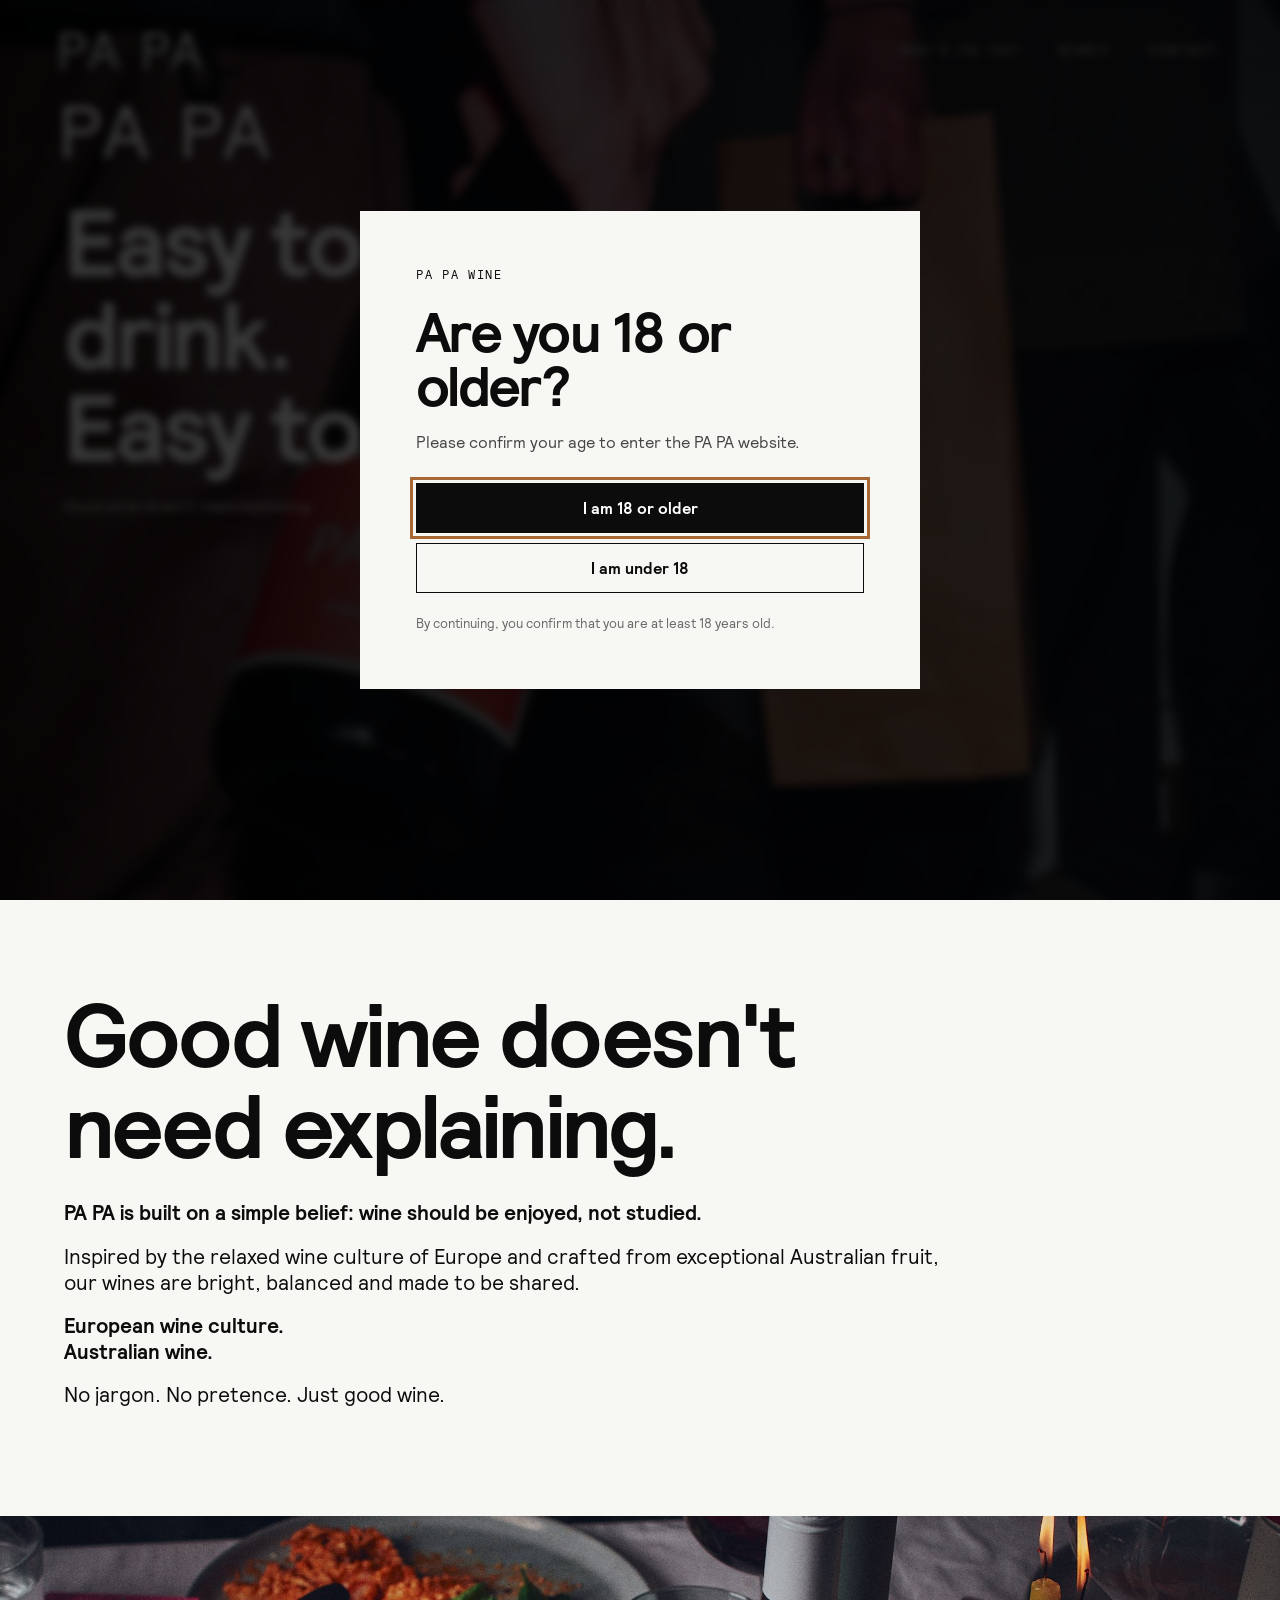
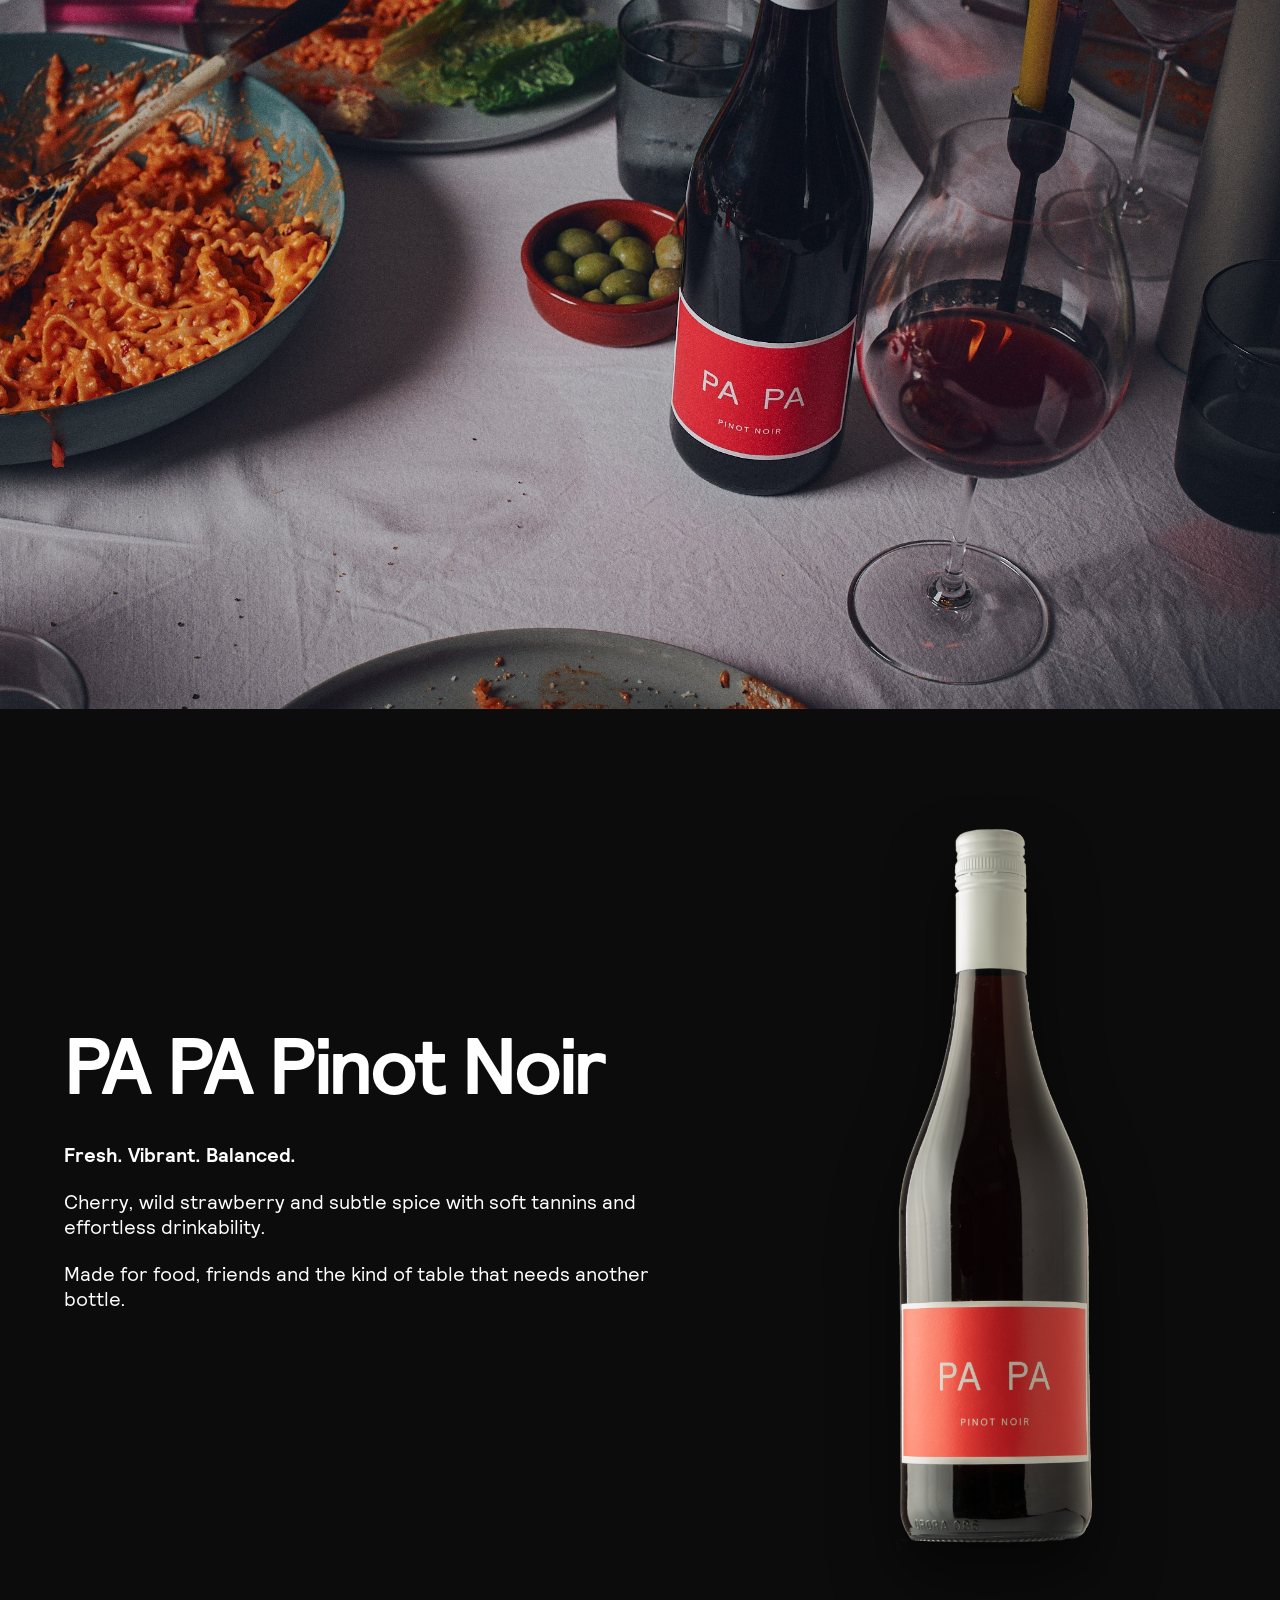
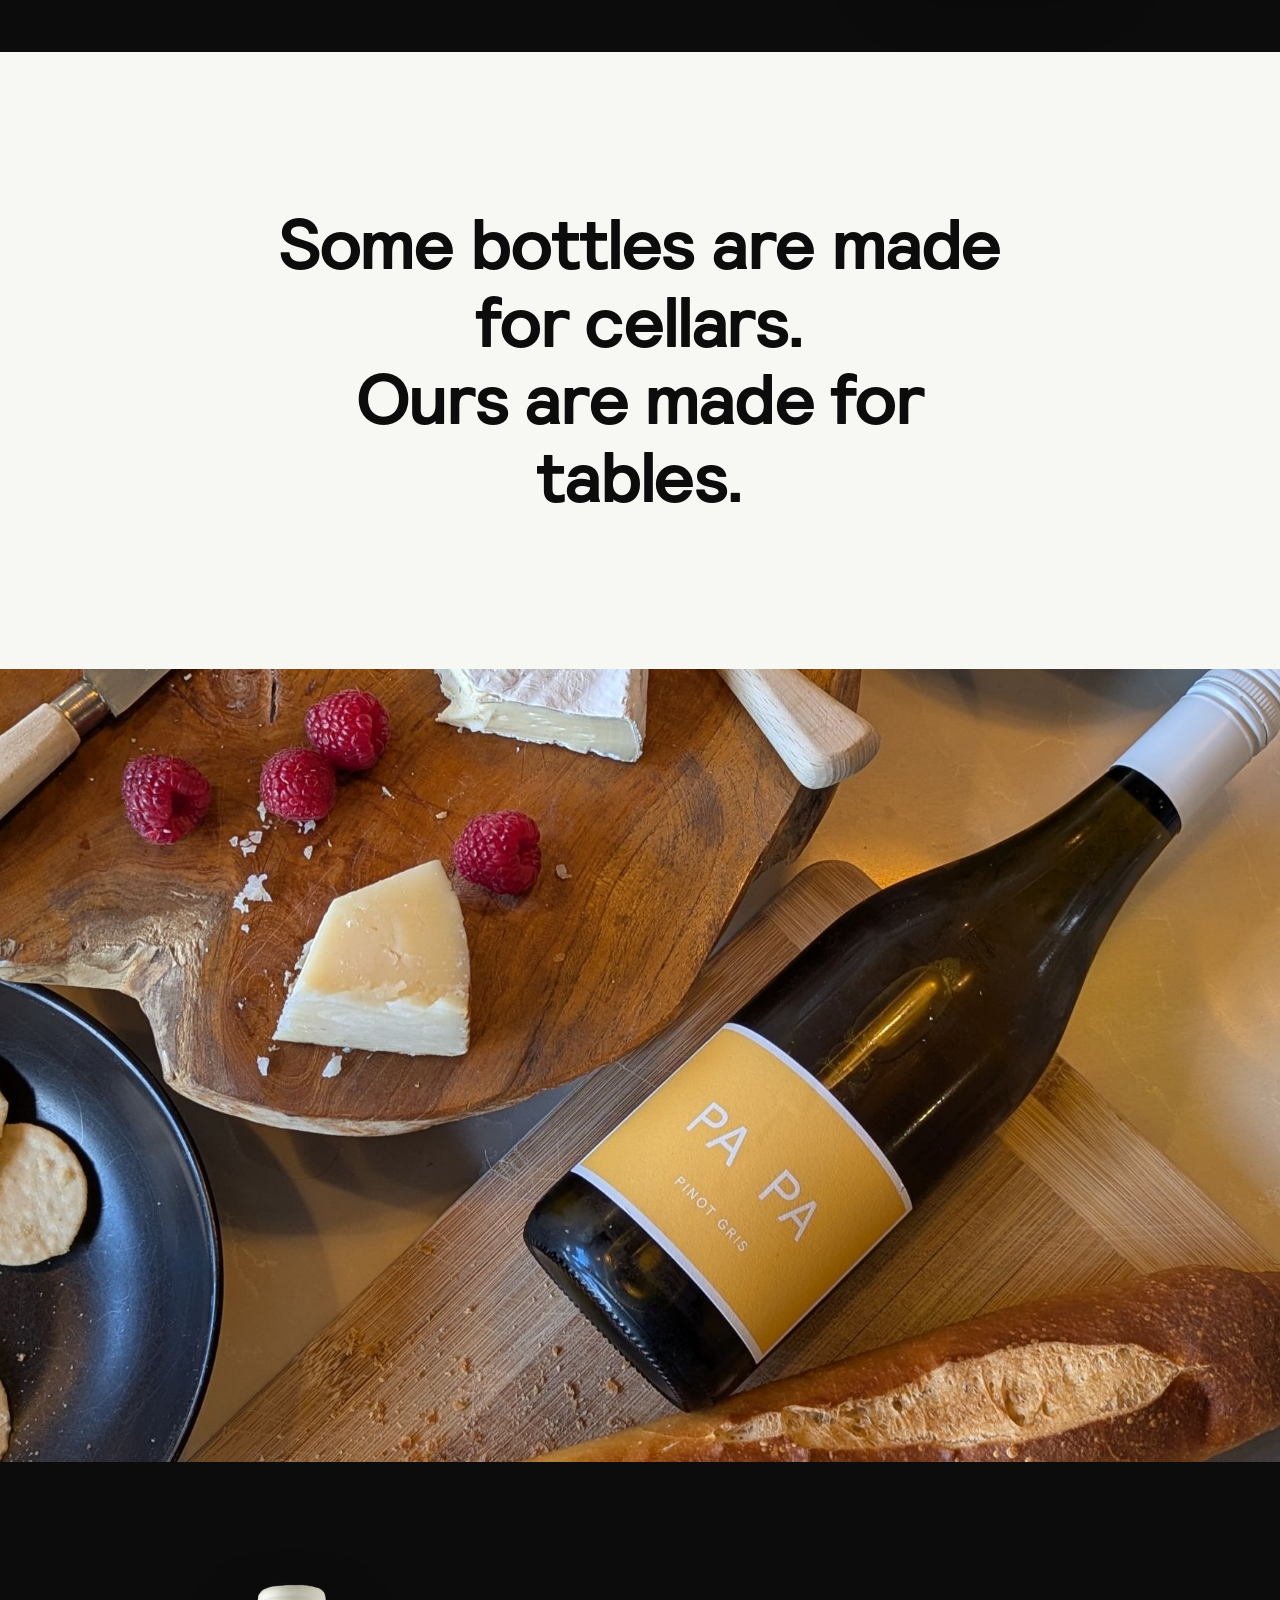
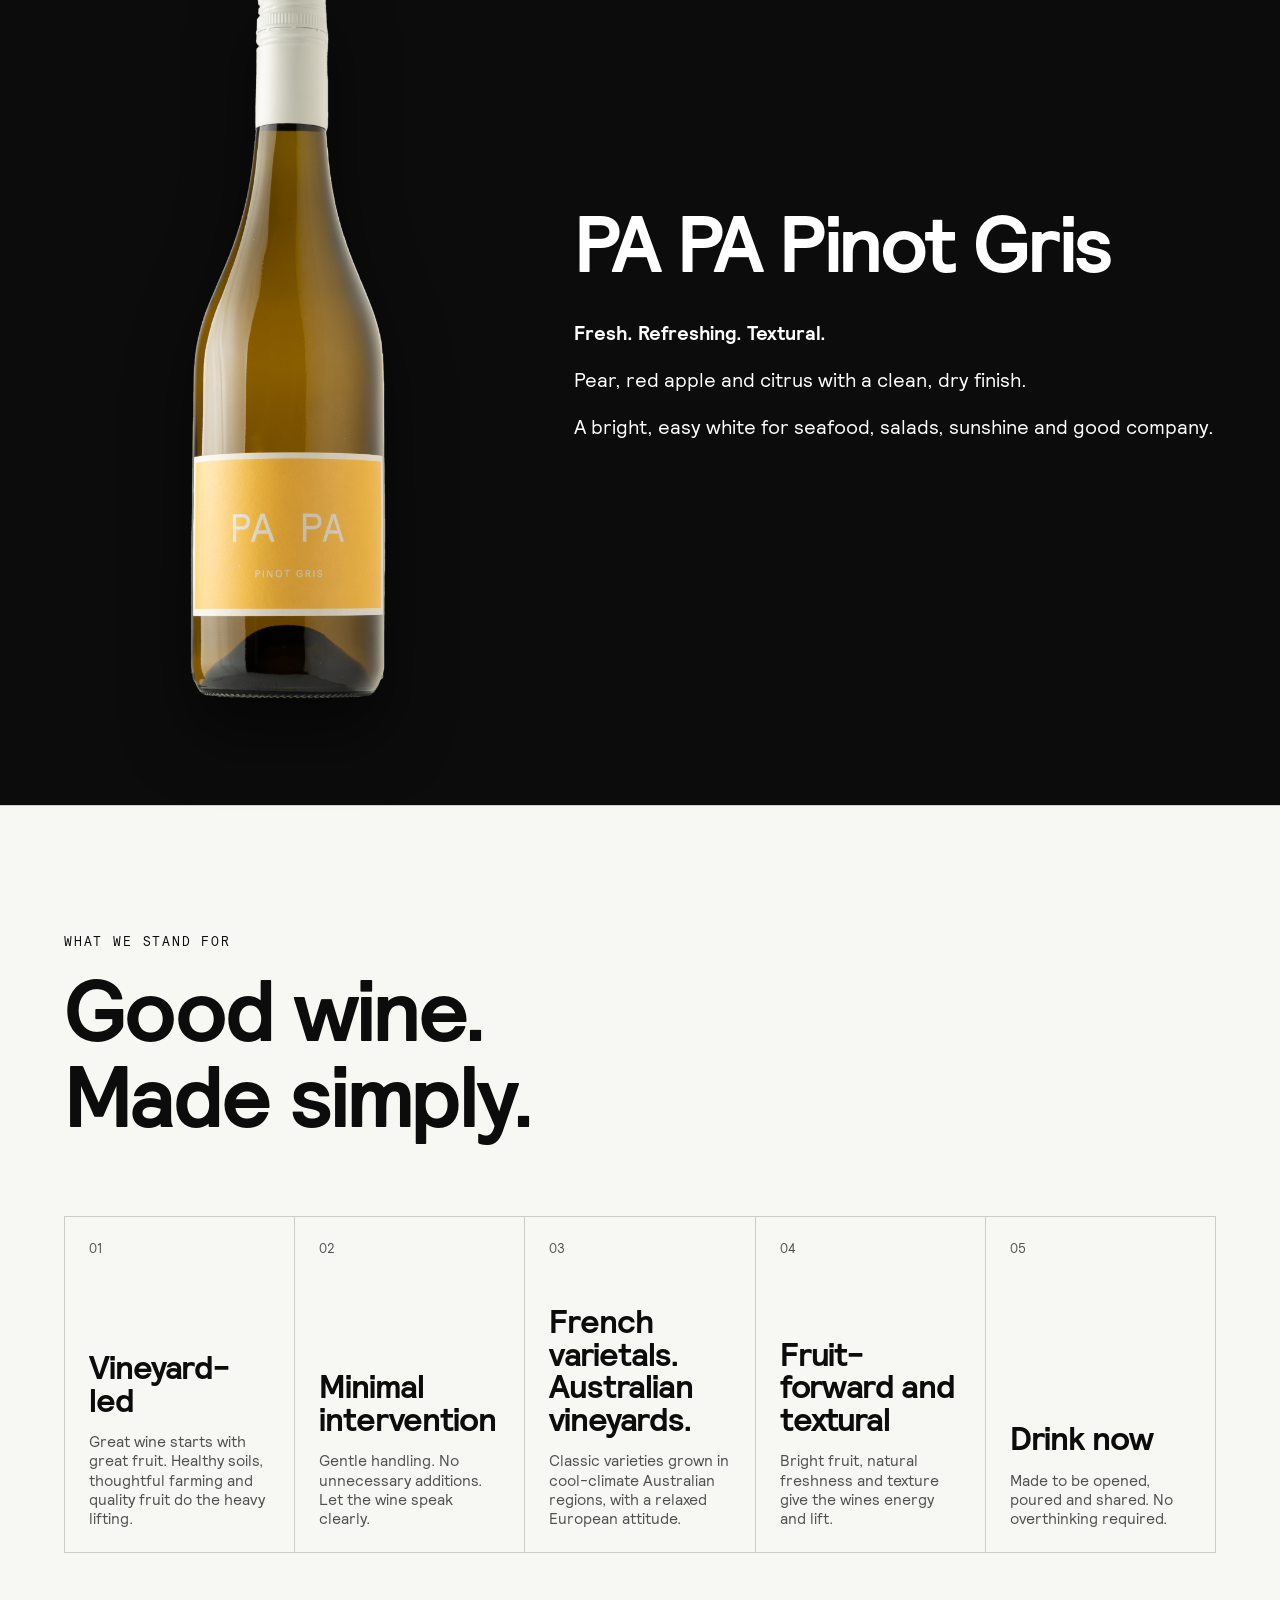
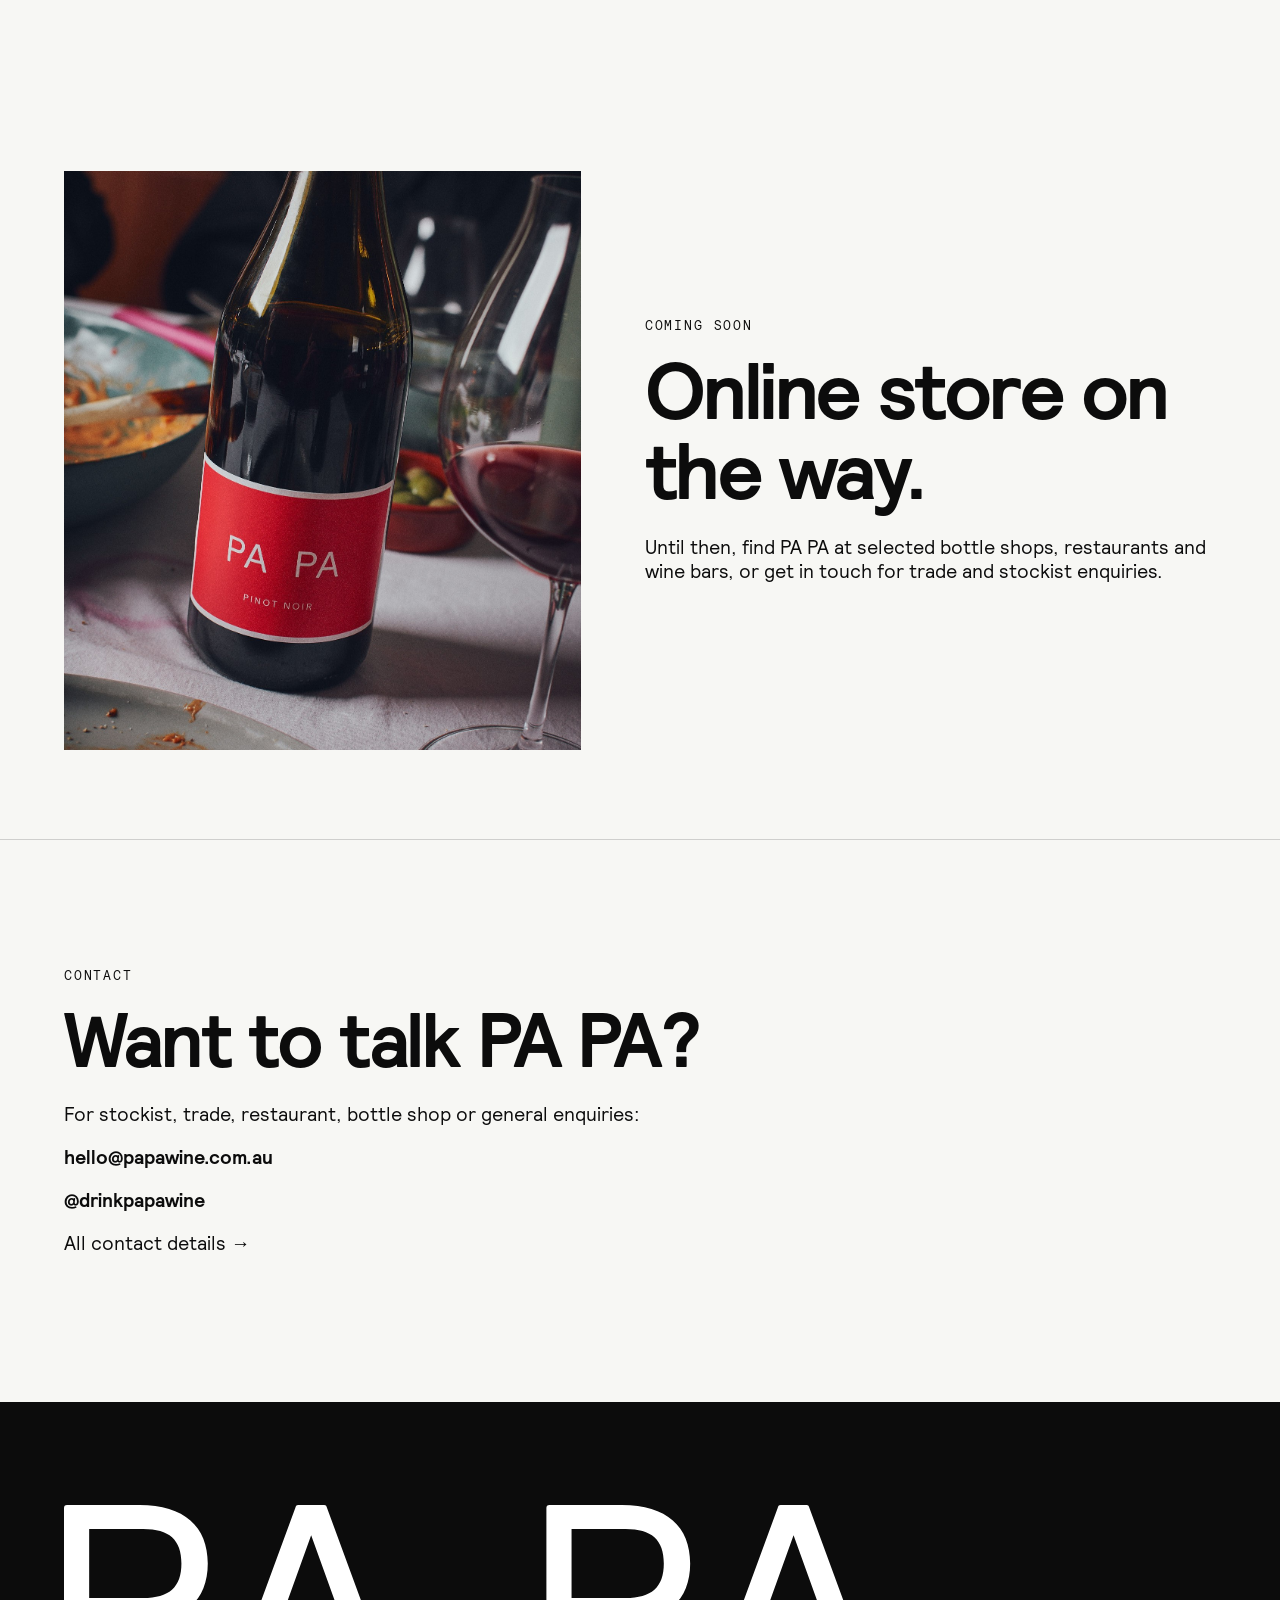
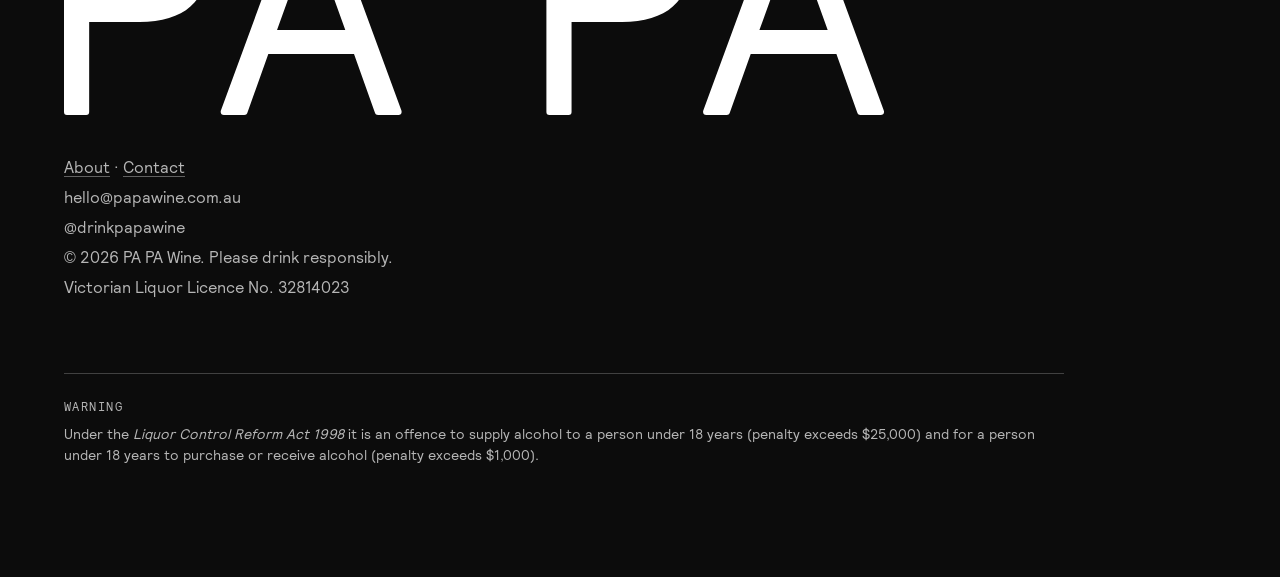
<file: index.html>
<!DOCTYPE html>

<html lang="en">
<head>
<meta charset="utf-8"/>
<meta content="width=device-width, initial-scale=1" name="viewport"/>
<title>PA PA Wine | Easy to drink. Easy to love.</title>
<meta content="PA PA makes fresh Australian Pinot Noir and Pinot Gris. Good wine doesn't need explaining." name="description"/>
<meta content="PA PA Wine" property="og:title"/>
<meta content="Easy to drink. Easy to love. Good wine doesn't need explaining." property="og:description"/>
<meta content="website" property="og:type"/>
<meta content="assets/hero-paperbag.jpg" property="og:image"/>
<link href="https://papawine.com.au/" rel="canonical"/>
<link href="styles.css" rel="stylesheet"/>
<link href="/favicon.ico" rel="icon" sizes="any"/>
<link href="/favicon.svg" rel="icon" type="image/svg+xml"/>
<link href="/apple-touch-icon.png" rel="apple-touch-icon"/>

  <!-- Google tag (gtag.js) -->
<script async src="https://www.googletagmanager.com/gtag/js?id=G-9BSJK80RD5"></script>
<script>
  window.dataLayer = window.dataLayer || [];
  function gtag(){dataLayer.push(arguments);}
  gtag('js', new Date());
  gtag('config', 'G-9BSJK80RD5');
</script>  

  <!-- Meta Pixel Code -->
  <script>
  !function(f,b,e,v,n,t,s)
  {if(f.fbq)return;n=f.fbq=function(){n.callMethod?
  n.callMethod.apply(n,arguments):n.queue.push(arguments)};
  if(!f._fbq)f._fbq=n;n.push=n;n.loaded=!0;n.version='2.0';
  n.queue=[];t=b.createElement(e);t.async=!0;
  t.src=v;s=b.getElementsByTagName(e)[0];
  s.parentNode.insertBefore(t,s)}(window, document,'script',
  'https://connect.facebook.net/en_US/fbevents.js');
  fbq('init', '2200737453671794');
  fbq('track', 'PageView');
  </script>
  <!-- End Meta Pixel Code -->
  
</head>

<body>
    <noscript>
    <img
      height="1"
      width="1"
      style="display:none"
      src="https://www.facebook.com/tr?id=2200737453671794&ev=PageView&noscript=1"
      alt=""
    />
  </noscript>
<header class="site-nav">
<a aria-label="PA PA home" class="site-nav-logo" href="/">
<img alt="PA PA" src="assets/papa-wordmark.svg"/>
</a>
<button aria-expanded="false" aria-label="Open menu" class="menu-button">Menu</button>
<nav aria-label="Main navigation" class="site-nav-links">
<a href="/whos-papa">Who’s PA PA?</a>
<a href="/wines">Wines</a>
<a href="#contact">Contact</a>
</nav>
</header>
<main id="top">
<section class="hero">
<div class="hero-shade"></div>
<div class="hero-copy">
<img alt="PA PA" class="hero-logo" src="assets/papa-wordmark.svg"/>
<h1>Easy to<br/>drink.<br/>Easy to love.</h1>
<p>Good wine doesn't need explaining.</p>
</div>
</section>
<section class="about-section" id="about">
<div class="copy-block">
<h2>Good wine doesn't<br/>need explaining.</h2>
<p><strong>PA PA is built on a simple belief: wine should be enjoyed, not studied.</strong></p>
<p>Inspired by the relaxed wine culture of Europe and crafted from exceptional Australian fruit, our wines are bright, balanced and made to be shared.</p>
<p><strong>European wine culture.<br/>Australian wine.</strong></p>
<p>No jargon. No pretence. Just good wine.</p>
</div>
</section>
<section class="photo-section photo-pasta">
<img alt="PA PA Pinot Noir on a table with pasta, olives and wine" src="assets/pasta-table.jpg"/>
</section>
<section class="wine-section wine-noir" id="wines">
<div class="wine-copy">
<h2>PA PA Pinot Noir</h2>
<p><strong>Fresh. Vibrant. Balanced.</strong></p>
<p>Cherry, wild strawberry and subtle spice with soft tannins and effortless drinkability.</p>
<p>Made for food, friends and the kind of table that needs another bottle.</p>
</div>
<div class="wine-bottle">
<img alt="PA PA Pinot Noir bottle" src="assets/pinot-noir.png"/>
</div>
</section>
<section class="quote-section">
<h2>Some bottles are made<br/>for cellars.<br/>Ours are made for<br/>tables.</h2>
</section>
<section class="photo-section photo-cheese">
<img alt="PA PA Pinot Gris with cheese, bread and snacks" src="assets/cheese-gris.jpg"/>
</section>
<section class="wine-section wine-gris">
<div class="wine-bottle">
<img alt="PA PA Pinot Gris bottle" src="assets/pinot-gris.png"/>
</div>
<div class="wine-copy">
<h2>PA PA Pinot Gris</h2>
<p><strong>Fresh. Refreshing. Textural.</strong></p>
<p>Pear, red apple and citrus with a clean, dry finish.</p>
<p>A bright, easy white for seafood, salads, sunshine and good company.</p>
</div>
</section>
<section class="principles-section">
<div class="principles-intro">
<p class="kicker">What we stand for</p>
<h2>Good wine.<br/>Made simply.</h2>
</div>
<div class="principles-grid">
<article>
<span>01</span>
<h3>Vineyard-led</h3>
<p>Great wine starts with great fruit. Healthy soils, thoughtful farming and quality fruit do the heavy lifting.</p>
</article>
<article>
<span>02</span>
<h3>Minimal intervention</h3>
<p>Gentle handling. No unnecessary additions. Let the wine speak clearly.</p>
</article>
<article>
<span>03</span>
<h3>French varietals. Australian vineyards.</h3>
<p>Classic varieties grown in cool-climate Australian regions, with a relaxed European attitude.</p>
</article>
<article>
<span>04</span>
<h3>Fruit-forward and textural</h3>
<p>Bright fruit, natural freshness and texture give the wines energy and lift.</p>
</article>
<article>
<span>05</span>
<h3>Drink now</h3>
<p>Made to be opened, poured and shared. No overthinking required.</p>
</article>
</div>
</section>
<section class="coming-section">
<img alt="PA PA bottles with olives and tomatoes" src="assets/coming-soon.jpg"/>
<div>
<p class="kicker">Coming soon</p>
<h2>Online store on<br/>the way.</h2>
<p>Until then, find PA PA at selected bottle shops, restaurants and wine bars, or get in touch for trade and stockist enquiries.</p>
</div>
</section>
<section class="contact-section" id="contact">
<p class="kicker">Contact</p>
<h2>Want to talk PA PA?</h2>
<p>For stockist, trade, restaurant, bottle shop or general enquiries:</p>
<p class="contact-detail">hello@papawine.com.au</p>
<p class="contact-detail">@drinkpapawine</p>
<p><a href="/contact">All contact details →</a></p>
</section>
</main>
<footer class="footer">
<img alt="PA PA" src="assets/papa-wordmark.svg"/>

<p class="footer-links">
<a href="/about">About</a> ·
<a href="/contact">Contact</a>
</p>

<p>
<a href="mailto:hello@papawine.com.au">hello@papawine.com.au</a>
</p>

<p>
<a href="https://instagram.com/drinkpapawine" target="_blank">@drinkpapawine</a>
</p>

<p>© 2026 PA PA Wine. Please drink responsibly.</p>


<p class="liquor-licence">Victorian Liquor Licence No. 32814023</p>
<div class="liquor-warning" role="note">
  <p class="liquor-warning-label"><strong>Warning</strong></p>
  <p>Under the <em>Liquor Control Reform Act 1998</em> it is an offence to supply alcohol to a person under 18 years (penalty exceeds $25,000) and for a person under 18 years to purchase or receive alcohol (penalty exceeds $1,000).</p>
</div>
</footer>
<script src="script.js"></script>
</body>
</html>
</file>
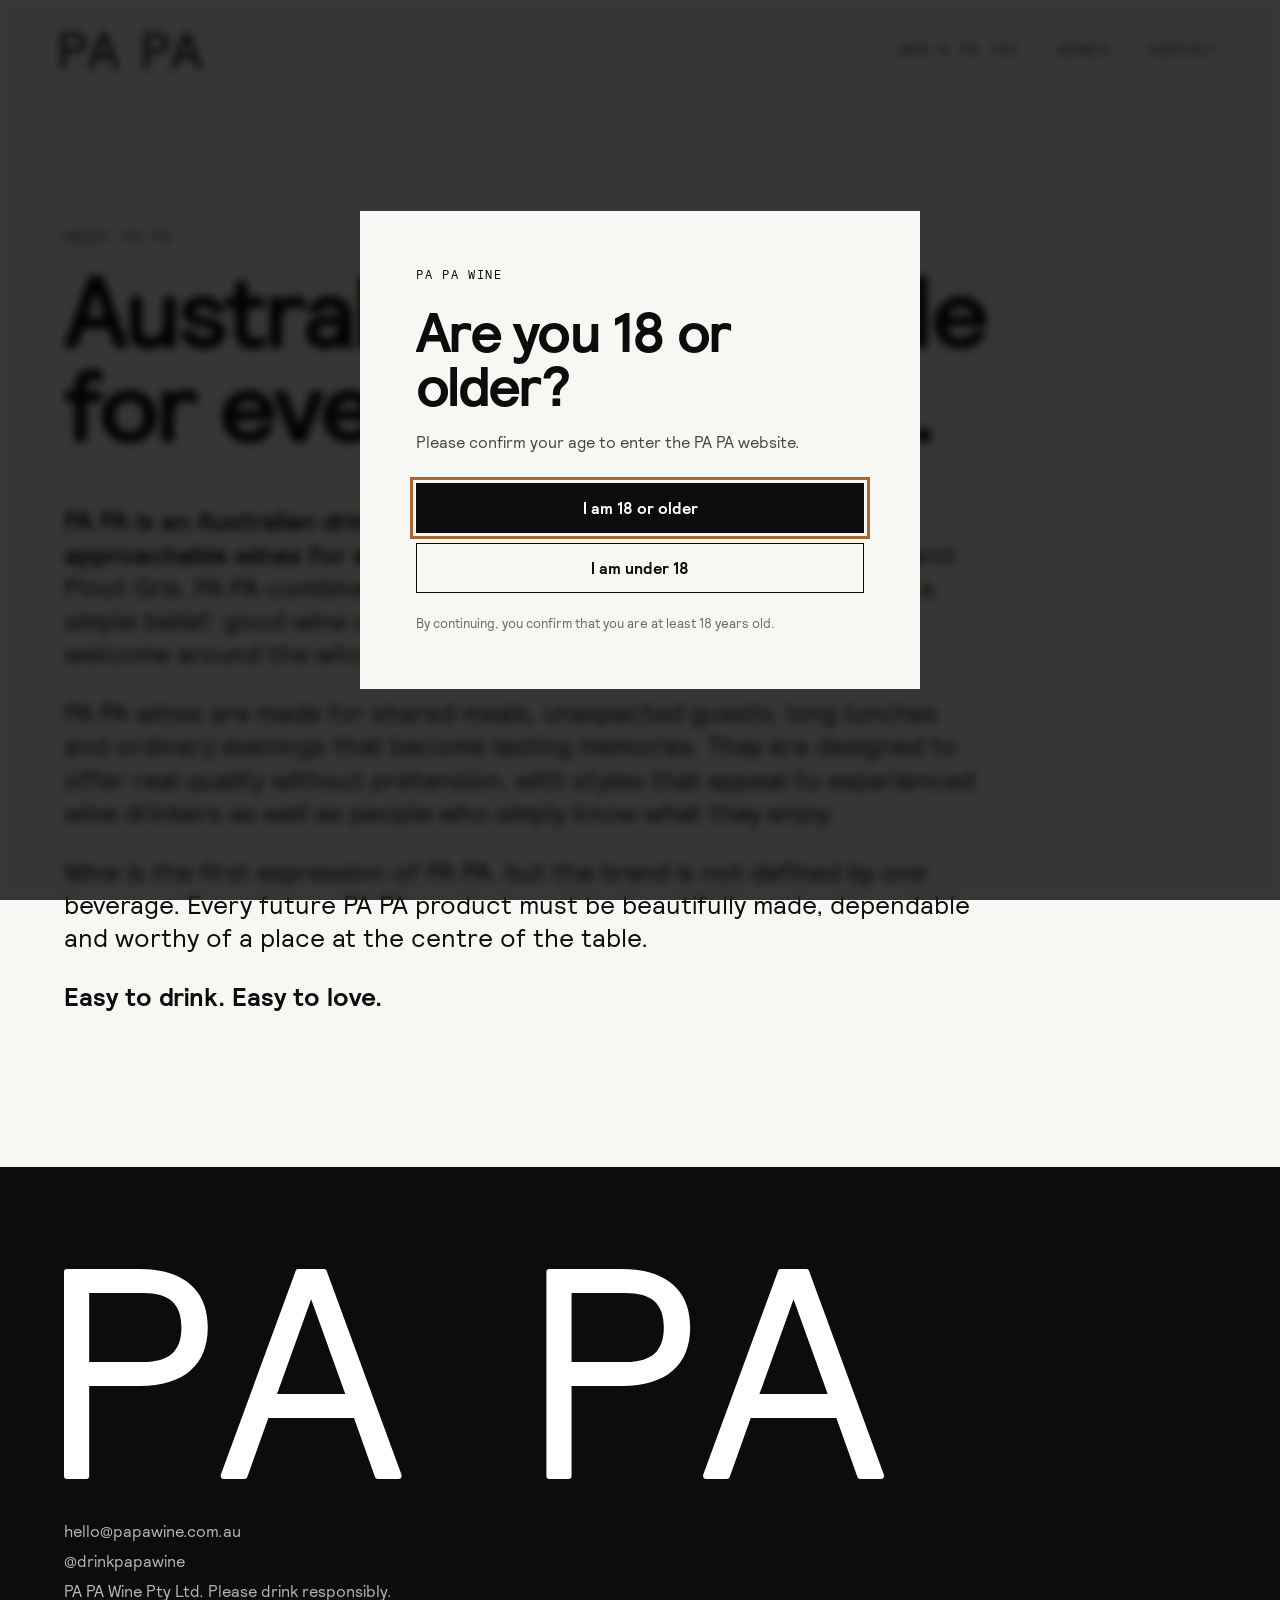
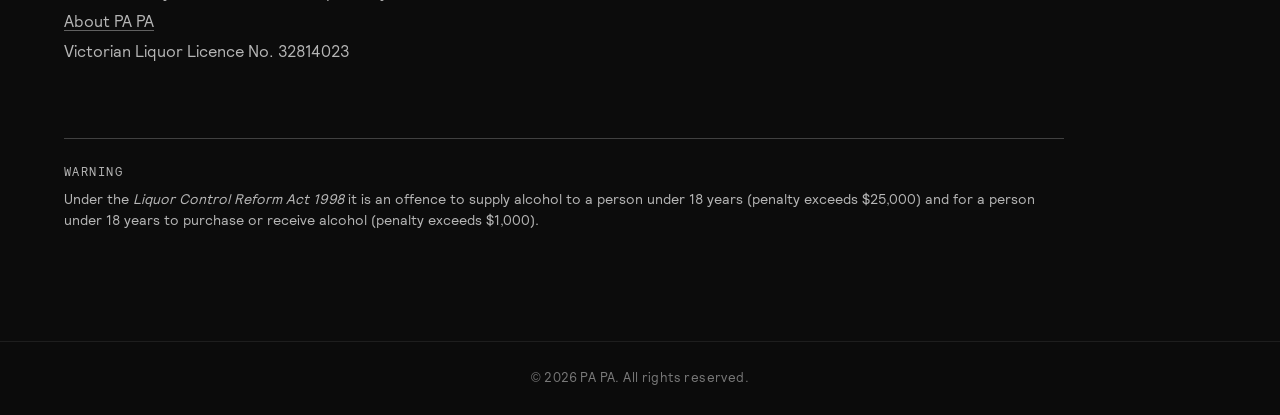
<file: about.html>
<!DOCTYPE html>

<html lang="en">
<head>
<meta charset="utf-8"/>
<meta content="width=device-width, initial-scale=1" name="viewport"/>
<title>About PA PA | Australian Pinot Noir &amp; Pinot Gris</title>
<meta content="PA PA is an Australian drinks brand creating fresh, balanced Pinot Noir and Pinot Gris for everyday enjoyment, shared tables and quality without pretension." name="description"/>
<meta content="About PA PA" property="og:title"/>
<meta content="Australian Pinot Noir and Pinot Gris made for everyday tables, shared stories and quality without pretension." property="og:description"/>
<meta content="website" property="og:type"/>
<meta content="assets/pasta-table.jpg" property="og:image"/>
<link href="https://papawine.com.au/about" rel="canonical"/>
<link href="styles.css" rel="stylesheet"/>
<link href="/favicon.ico" rel="icon" sizes="any"/>
<link href="/favicon.svg" rel="icon" type="image/svg+xml"/>
<link href="/apple-touch-icon.png" rel="apple-touch-icon"/>

  <!-- Google tag (gtag.js) -->
<script async src="https://www.googletagmanager.com/gtag/js?id=G-9BSJK80RD5"></script>
<script>
  window.dataLayer = window.dataLayer || [];
  function gtag(){dataLayer.push(arguments);}
  gtag('js', new Date());
  gtag('config', 'G-9BSJK80RD5');
</script>  

  <!-- Meta Pixel Code -->
  <script>
  !function(f,b,e,v,n,t,s)
  {if(f.fbq)return;n=f.fbq=function(){n.callMethod?
  n.callMethod.apply(n,arguments):n.queue.push(arguments)};
  if(!f._fbq)f._fbq=n;n.push=n;n.loaded=!0;n.version='2.0';
  n.queue=[];t=b.createElement(e);t.async=!0;
  t.src=v;s=b.getElementsByTagName(e)[0];
  s.parentNode.insertBefore(t,s)}(window, document,'script',
  'https://connect.facebook.net/en_US/fbevents.js');
  fbq('init', '2200737453671794');
  fbq('track', 'PageView');
  </script>
  <!-- End Meta Pixel Code -->
  
</head>
<body>
    <noscript>
    <img
      height="1"
      width="1"
      style="display:none"
      src="https://www.facebook.com/tr?id=2200737453671794&ev=PageView&noscript=1"
      alt=""
    />
  </noscript>
<header class="site-nav">
<a aria-label="PA PA home" class="site-nav-logo" href="/"><img alt="PA PA" src="assets/papa-wordmark.svg"/></a>
<button aria-expanded="false" aria-label="Open menu" class="menu-button">Menu</button>
<nav aria-label="Main navigation" class="site-nav-links">
<a href="/whos-papa">Who’s PA PA?</a>
<a href="/wines">Wines</a>
<a href="/#contact">Contact</a>
</nav>
</header>
<main class="brand-page" id="top">
<section class="manifesto-opening about-canonical">
<p class="kicker">About PA PA</p>
<h1>Australian wine made for everyday tables.</h1>
<p class="manifesto-lead"><strong>PA PA is an Australian drinks brand creating fresh, balanced and approachable wines for everyday enjoyment.</strong> Beginning with Pinot Noir and Pinot Gris, PA PA combines quality fruit and thoughtful winemaking with a simple belief: good wine should be easy to choose, easy to enjoy and welcome around the whole table.</p>
<p class="manifesto-lead">PA PA wines are made for shared meals, unexpected guests, long lunches and ordinary evenings that become lasting memories. They are designed to offer real quality without pretension, with styles that appeal to experienced wine drinkers as well as people who simply know what they enjoy.</p>
<p class="manifesto-lead">Wine is the first expression of PA PA, but the brand is not defined by one beverage. Every future PA PA product must be beautifully made, dependable and worthy of a place at the centre of the table.</p>
<p class="manifesto-lead"><strong>Easy to drink. Easy to love.</strong></p>
</section>
</main>
<footer class="footer">
<img alt="PA PA" src="assets/papa-wordmark.svg"/>
<p>hello@papawine.com.au</p>
<p>@drinkpapawine</p>
<p>PA PA Wine Pty Ltd. Please drink responsibly.</p>
<p class="footer-links"><a href="/about">About PA PA</a></p>

<p class="liquor-licence">Victorian Liquor Licence No. 32814023</p>
<div class="liquor-warning" role="note">
  <p class="liquor-warning-label"><strong>Warning</strong></p>
  <p>Under the <em>Liquor Control Reform Act 1998</em> it is an offence to supply alcohol to a person under 18 years (penalty exceeds $25,000) and for a person under 18 years to purchase or receive alcohol (penalty exceeds $1,000).</p>
</div>
</footer>
<footer class="site-footer"><p>© 2026 PA PA. All rights reserved.</p></footer>
<script src="script.js"></script>
</body>
</html>
</file>
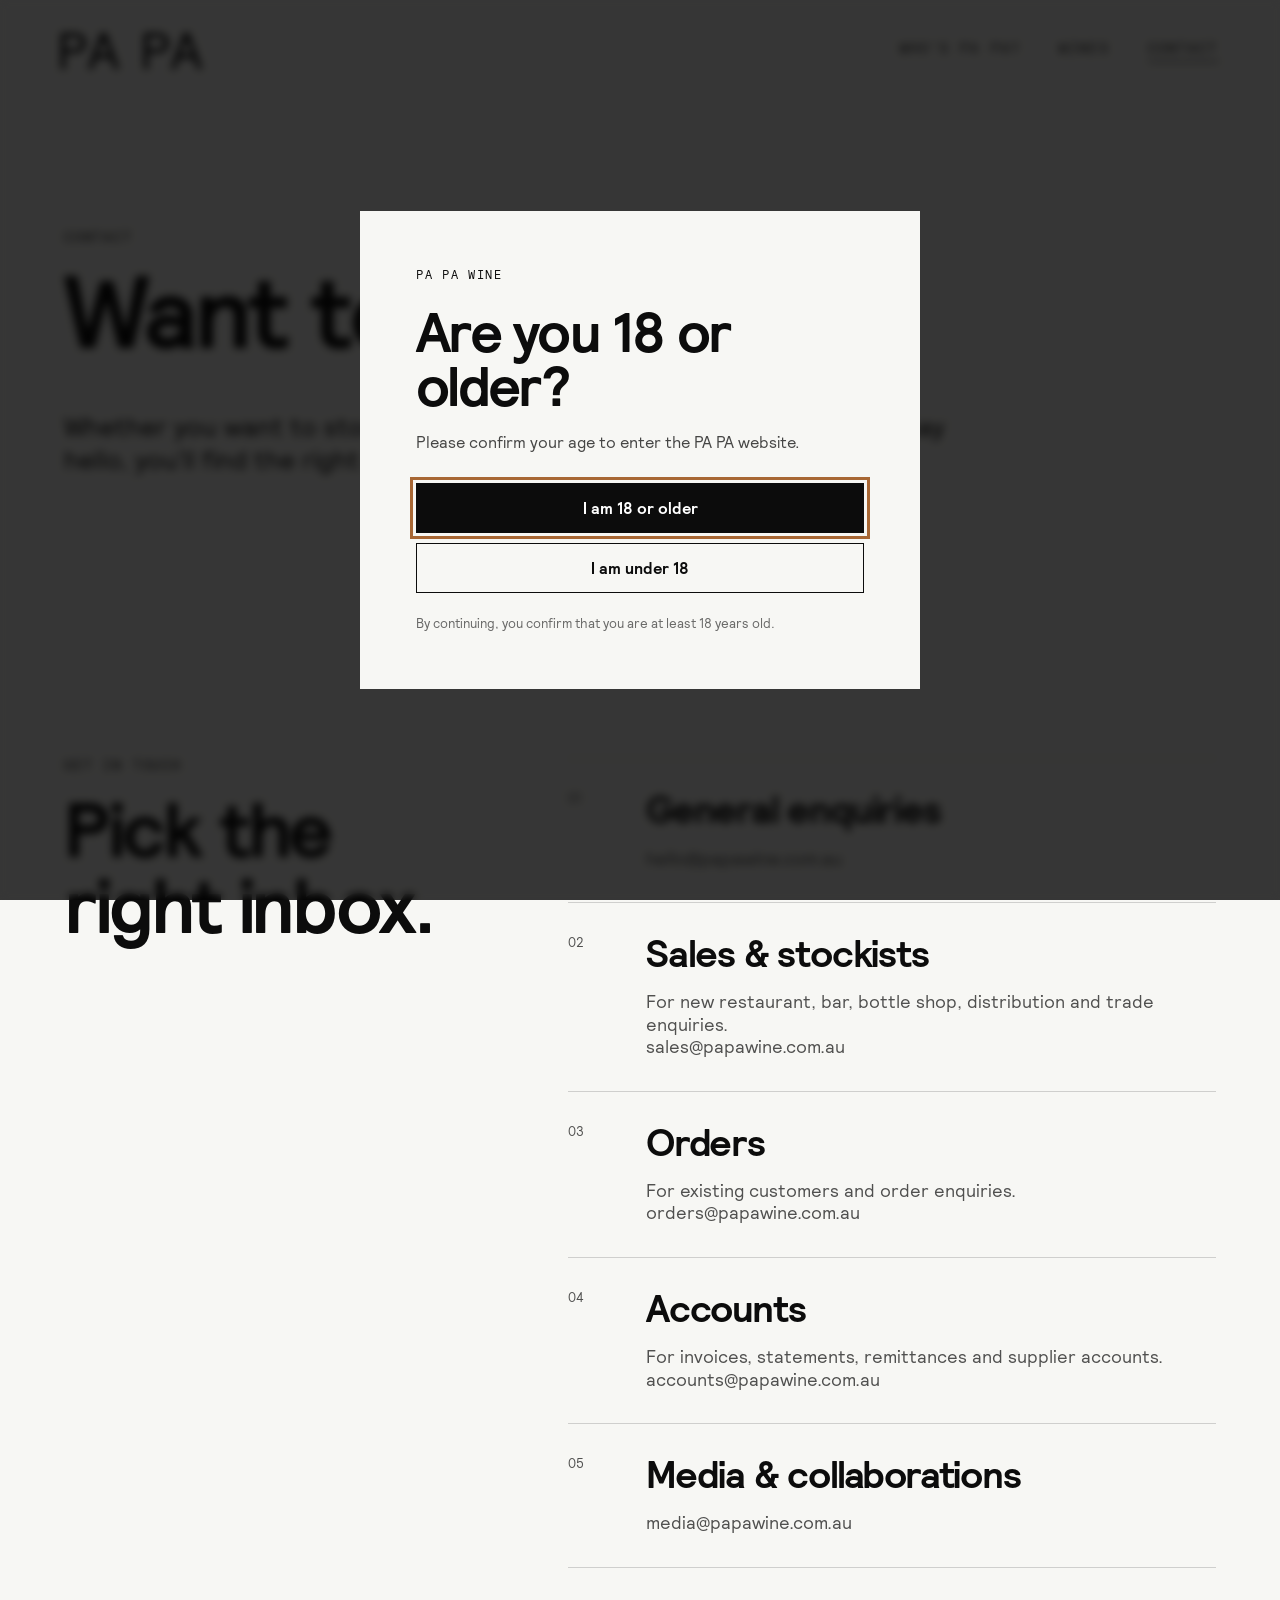
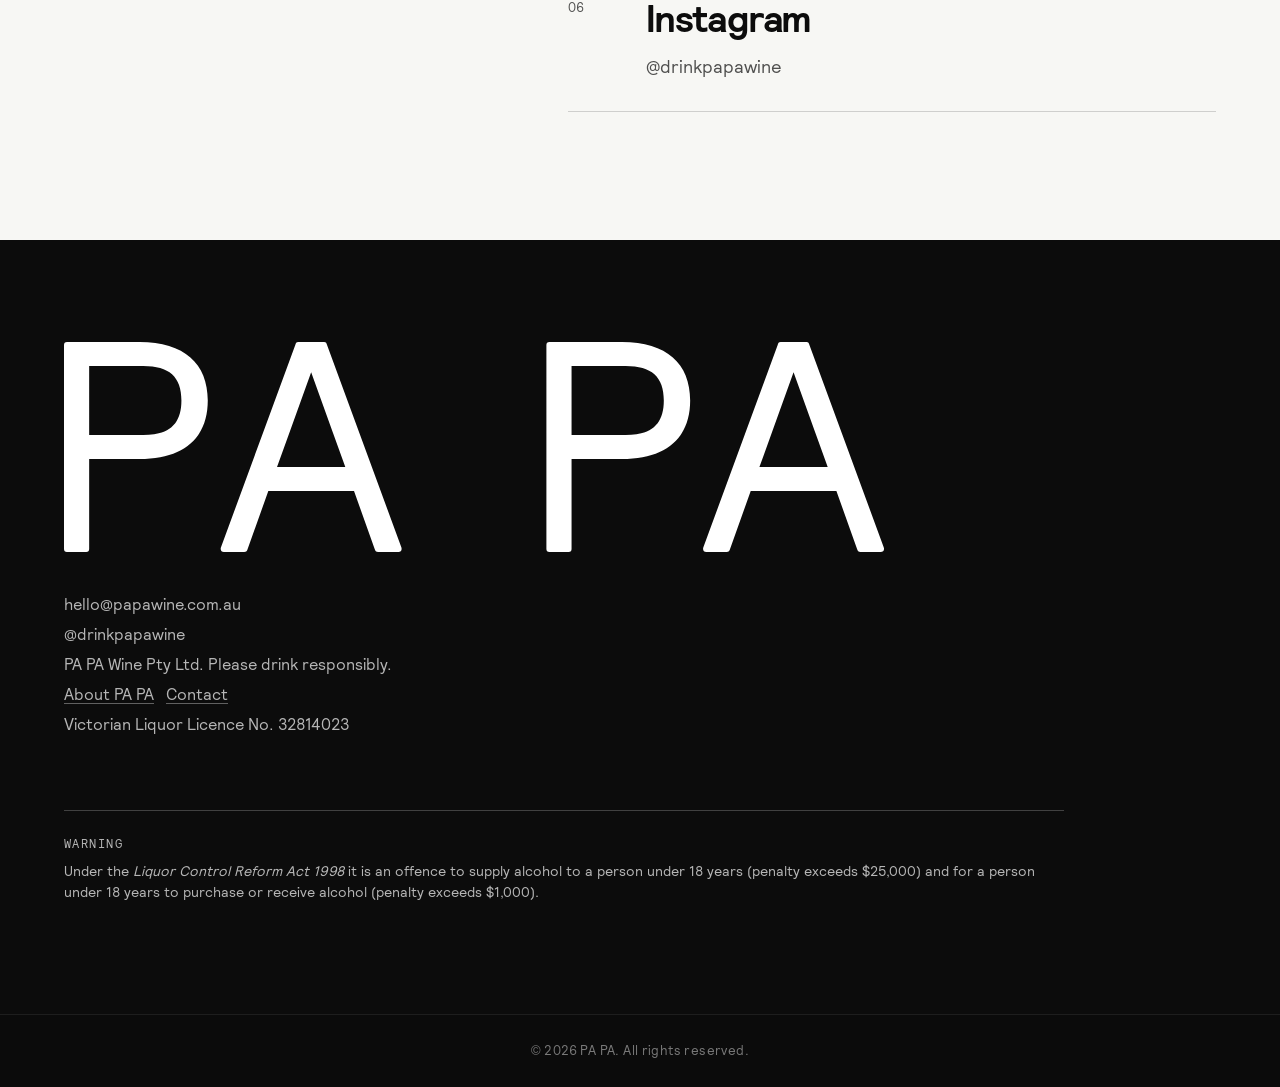
<file: contact.html>
<!DOCTYPE html>
<html lang="en">
<head>
<meta charset="utf-8"/>
<meta content="width=device-width, initial-scale=1" name="viewport"/>
<title>Contact PA PA Wine</title>
<meta content="Contact PA PA Wine for general enquiries, trade, stockists, media and restaurant partnerships." name="description"/>
<meta content="Contact PA PA Wine" property="og:title"/>
<meta content="General enquiries, sales, orders, accounts and media contacts for PA PA Wine." property="og:description"/>
<meta content="website" property="og:type"/>
<meta content="https://papawine.com.au/assets/pasta-table.jpg" property="og:image"/>
<link href="https://papawine.com.au/contact" rel="canonical"/>
<link href="styles.css" rel="stylesheet"/>
<link href="/favicon.ico" rel="icon" sizes="any"/>
<link href="/favicon.svg" rel="icon" type="image/svg+xml"/>
<link href="/apple-touch-icon.png" rel="apple-touch-icon"/>

  <!-- Google tag (gtag.js) -->
<script async src="https://www.googletagmanager.com/gtag/js?id=G-9BSJK80RD5"></script>
<script>
  window.dataLayer = window.dataLayer || [];
  function gtag(){dataLayer.push(arguments);}
  gtag('js', new Date());
  gtag('config', 'G-9BSJK80RD5');
</script>  

  <!-- Meta Pixel Code -->
  <script>
  !function(f,b,e,v,n,t,s)
  {if(f.fbq)return;n=f.fbq=function(){n.callMethod?
  n.callMethod.apply(n,arguments):n.queue.push(arguments)};
  if(!f._fbq)f._fbq=n;n.push=n;n.loaded=!0;n.version='2.0';
  n.queue=[];t=b.createElement(e);t.async=!0;
  t.src=v;s=b.getElementsByTagName(e)[0];
  s.parentNode.insertBefore(t,s)}(window, document,'script',
  'https://connect.facebook.net/en_US/fbevents.js');
  fbq('init', '2200737453671794');
  fbq('track', 'PageView');
  </script>
  <!-- End Meta Pixel Code -->
  
</head>
<body>
    <noscript>
    <img
      height="1"
      width="1"
      style="display:none"
      src="https://www.facebook.com/tr?id=2200737453671794&ev=PageView&noscript=1"
      alt=""
    />
  </noscript>
<header class="site-nav">
<a aria-label="PA PA home" class="site-nav-logo" href="/"><img alt="PA PA" src="assets/papa-wordmark.svg"/></a>
<button aria-expanded="false" aria-label="Open menu" class="menu-button">Menu</button>
<nav aria-label="Main navigation" class="site-nav-links">
<a href="/whos-papa">Who’s PA PA?</a>
<a href="/wines">Wines</a>
<a aria-current="page" href="/contact">Contact</a>
</nav>
</header>

<main class="brand-page" id="top">
<section class="manifesto-opening about-canonical">
<p class="kicker">Contact</p>
<h1>Want to talk PA PA?</h1>
<p class="manifesto-lead">Whether you want to stock PA PA, place an order, talk media or simply say hello, you’ll find the right address below.</p>
</section>

<section class="beliefs-section">
<div class="beliefs-heading">
<p class="kicker">Get in touch</p>
<h2>Pick the right inbox.</h2>
</div>
<div class="beliefs-list">
<article>
<span>01</span>
<h3>General enquiries</h3>
<p><a href="mailto:hello@papawine.com.au">hello@papawine.com.au</a></p>
</article>
<article>
<span>02</span>
<h3>Sales &amp; stockists</h3>
<p>For new restaurant, bar, bottle shop, distribution and trade enquiries.<br/><a href="mailto:sales@papawine.com.au">sales@papawine.com.au</a></p>
</article>
<article>
<span>03</span>
<h3>Orders</h3>
<p>For existing customers and order enquiries.<br/><a href="mailto:orders@papawine.com.au">orders@papawine.com.au</a></p>
</article>
<article>
<span>04</span>
<h3>Accounts</h3>
<p>For invoices, statements, remittances and supplier accounts.<br/><a href="mailto:accounts@papawine.com.au">accounts@papawine.com.au</a></p>
</article>
<article>
<span>05</span>
<h3>Media &amp; collaborations</h3>
<p><a href="mailto:media@papawine.com.au">media@papawine.com.au</a></p>
</article>
<article>
<span>06</span>
<h3>Instagram</h3>
<p><a href="https://www.instagram.com/drinkpapawine/" rel="noopener" target="_blank">@drinkpapawine</a></p>
</article>
</div>
</section>
</main>

<footer class="footer">
<img alt="PA PA" src="assets/papa-wordmark.svg"/>
<p>hello@papawine.com.au</p>
<p>@drinkpapawine</p>
<p>PA PA Wine Pty Ltd. Please drink responsibly.</p>
<p class="footer-links"><a href="/about">About PA PA</a> &nbsp; <a href="/contact">Contact</a></p>

<p class="liquor-licence">Victorian Liquor Licence No. 32814023</p>
<div class="liquor-warning" role="note">
  <p class="liquor-warning-label"><strong>Warning</strong></p>
  <p>Under the <em>Liquor Control Reform Act 1998</em> it is an offence to supply alcohol to a person under 18 years (penalty exceeds $25,000) and for a person under 18 years to purchase or receive alcohol (penalty exceeds $1,000).</p>
</div>
</footer>
<footer class="site-footer"><p>© 2026 PA PA. All rights reserved.</p></footer>
<script src="script.js"></script>
</body>
</html>
</file>
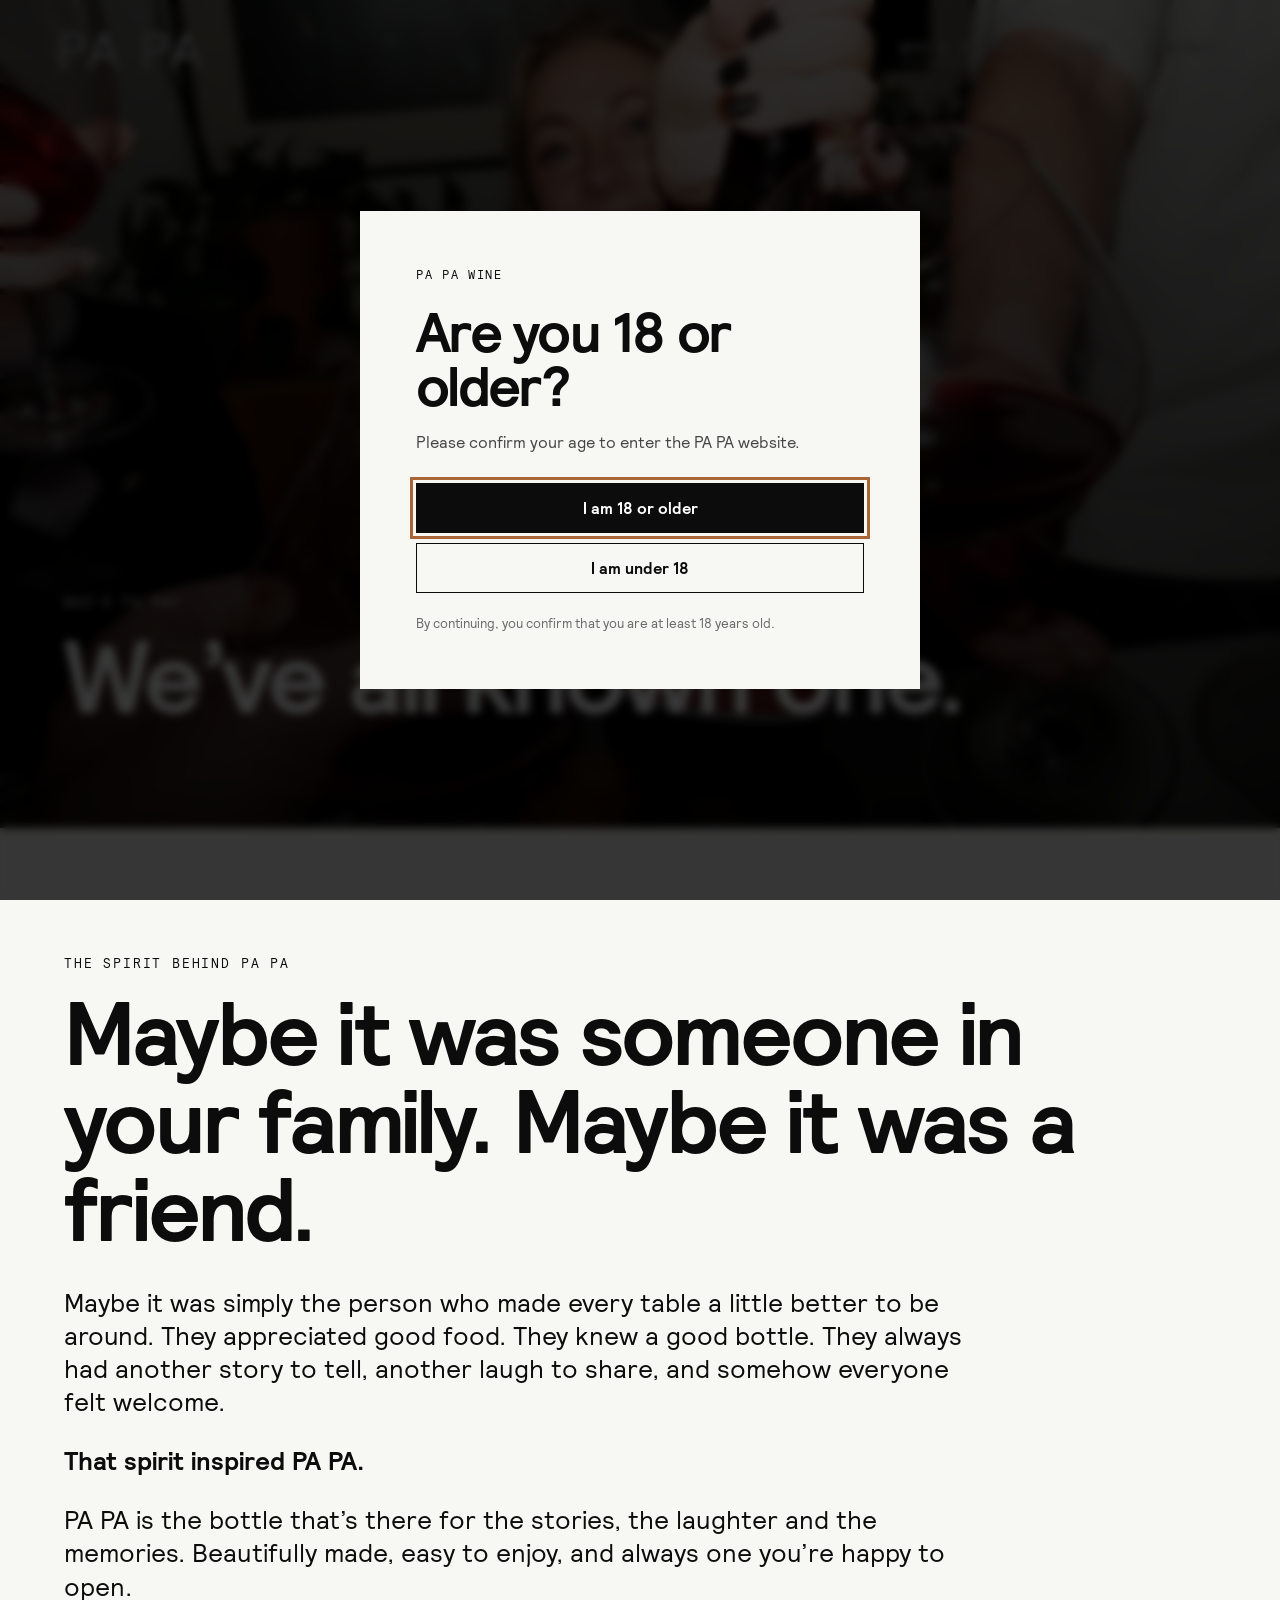
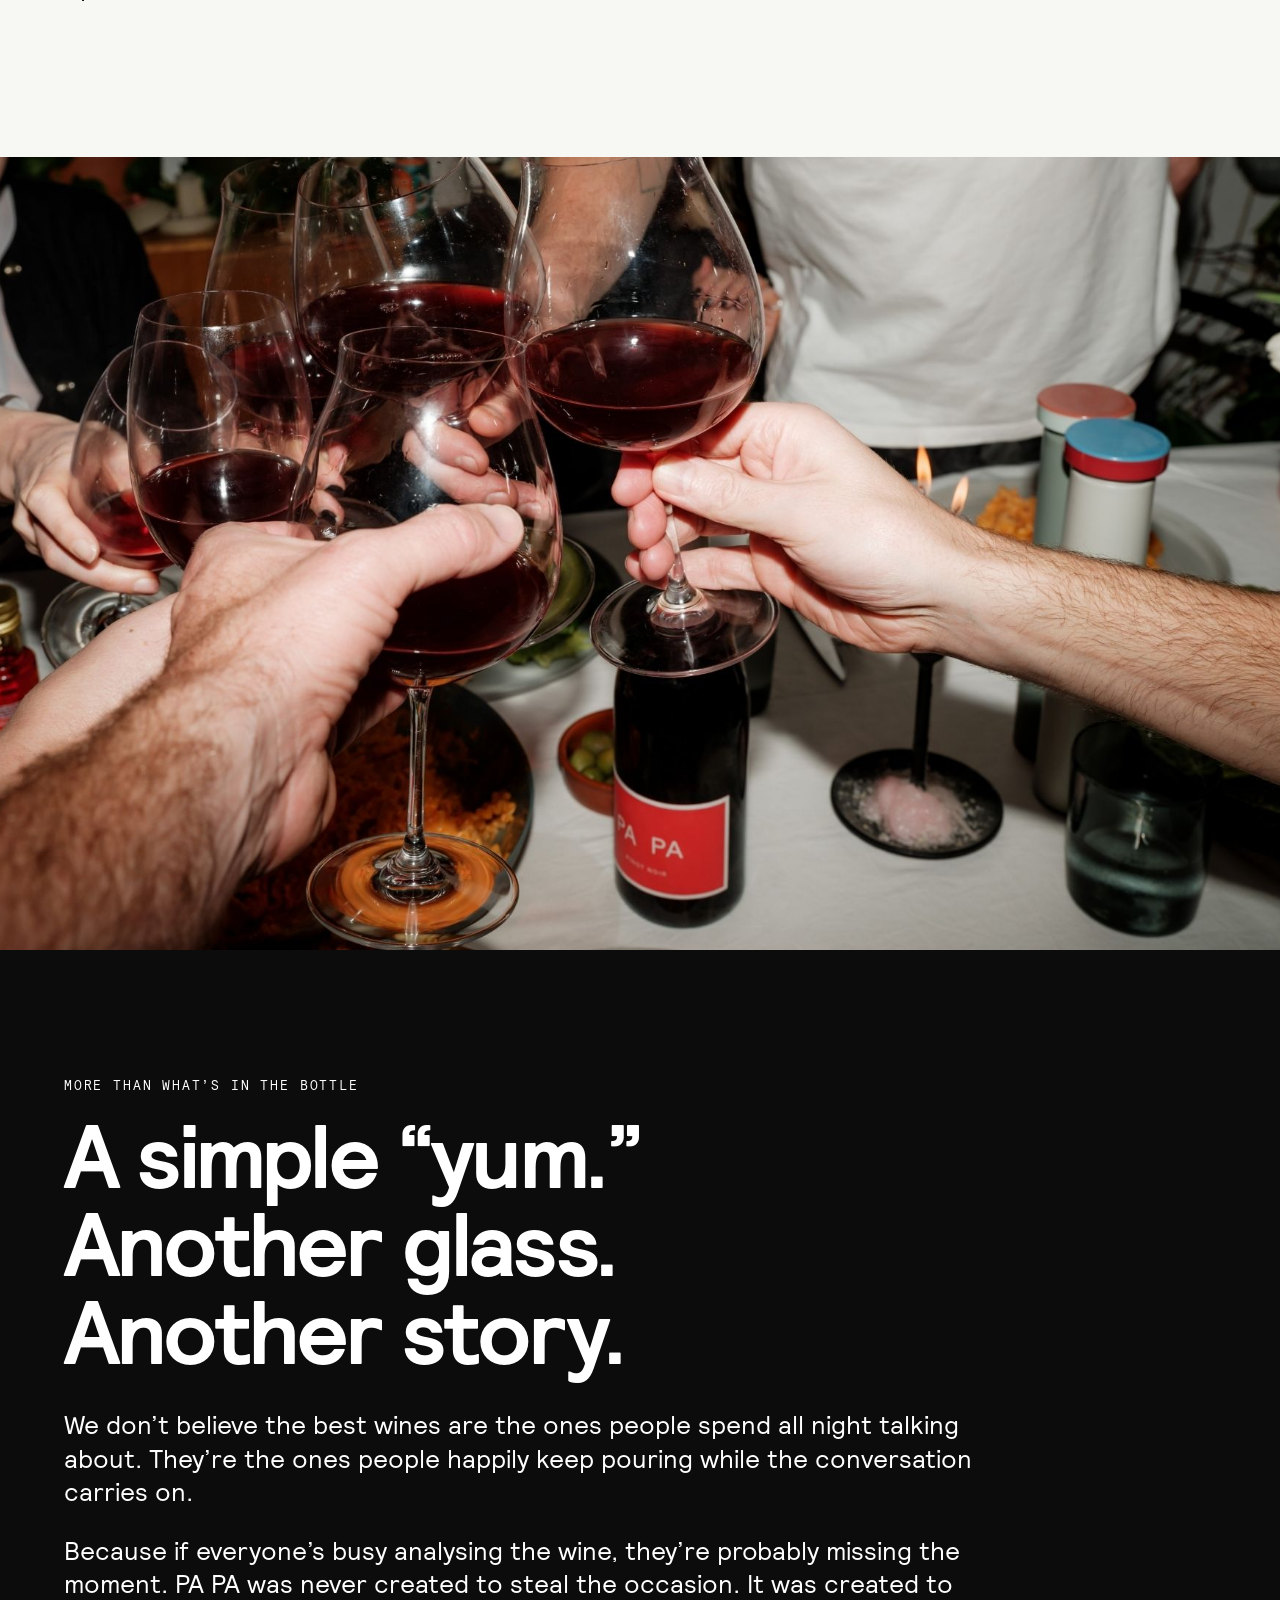
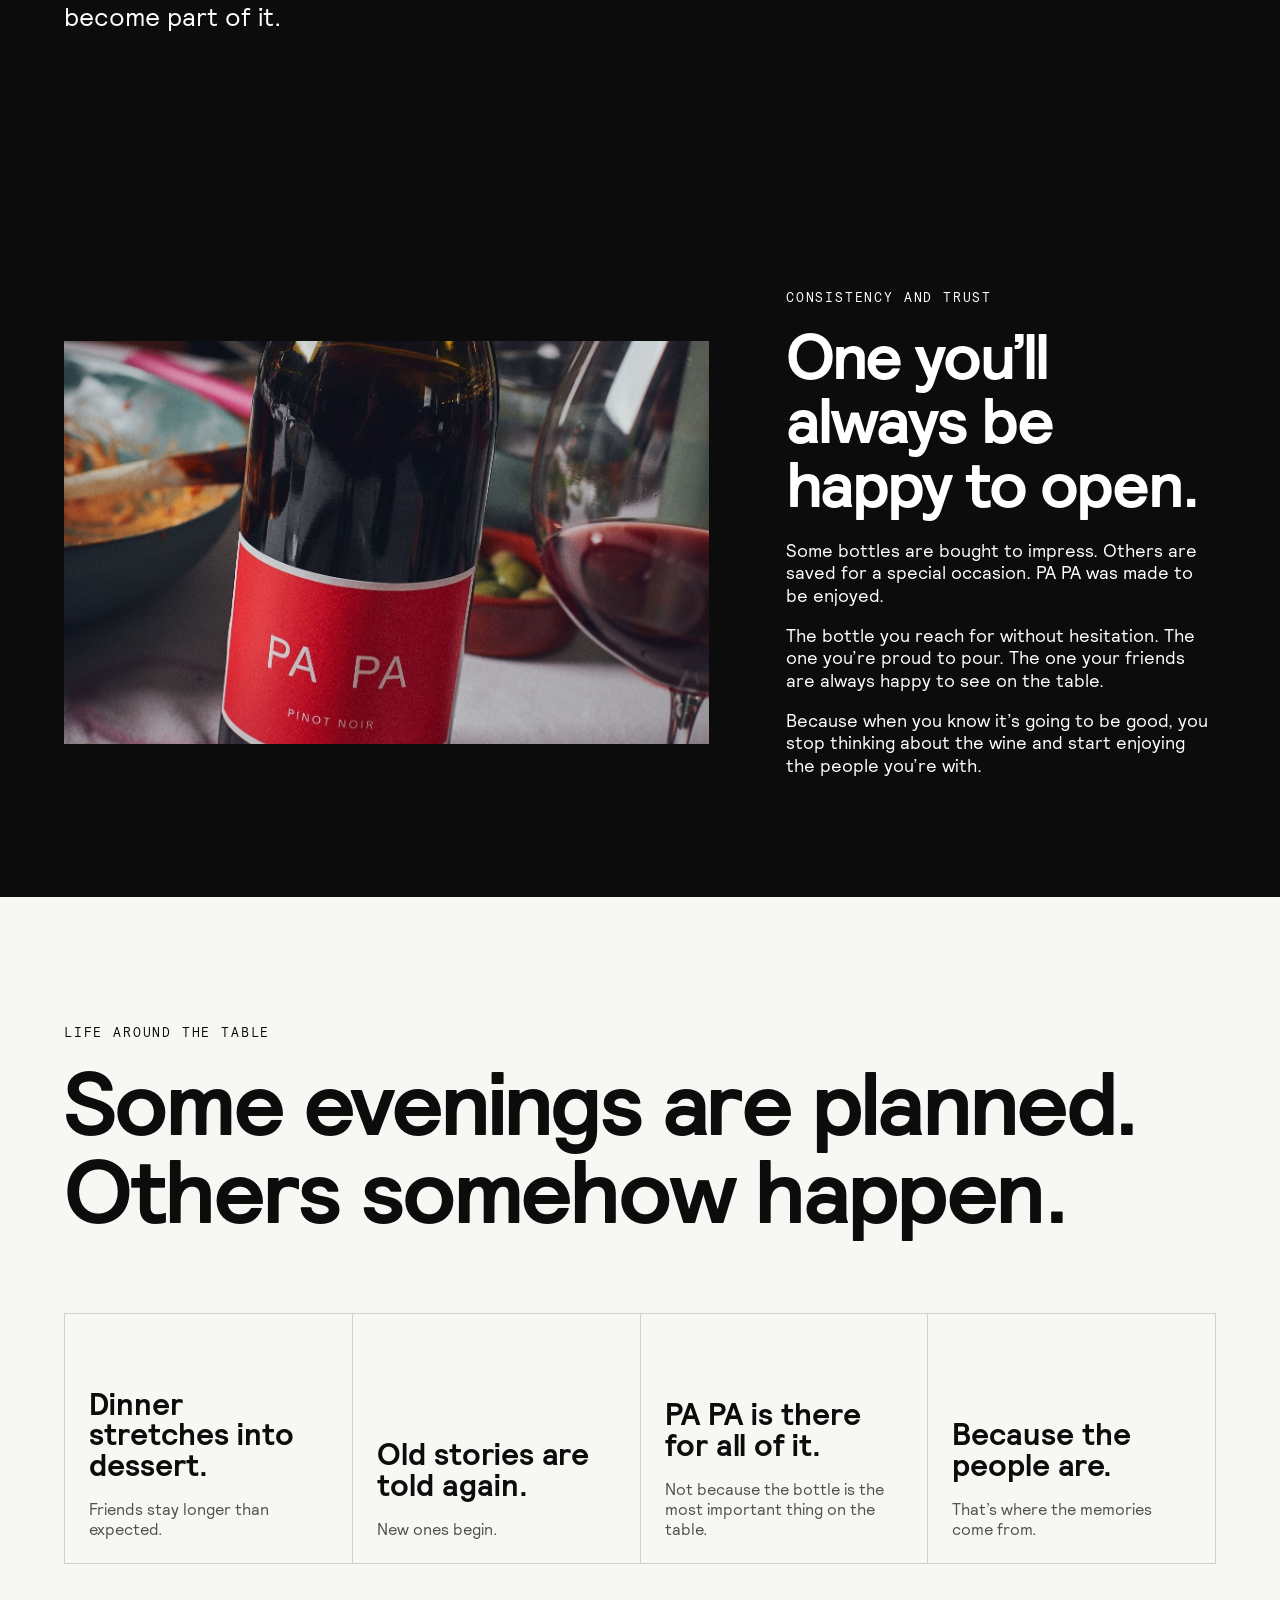
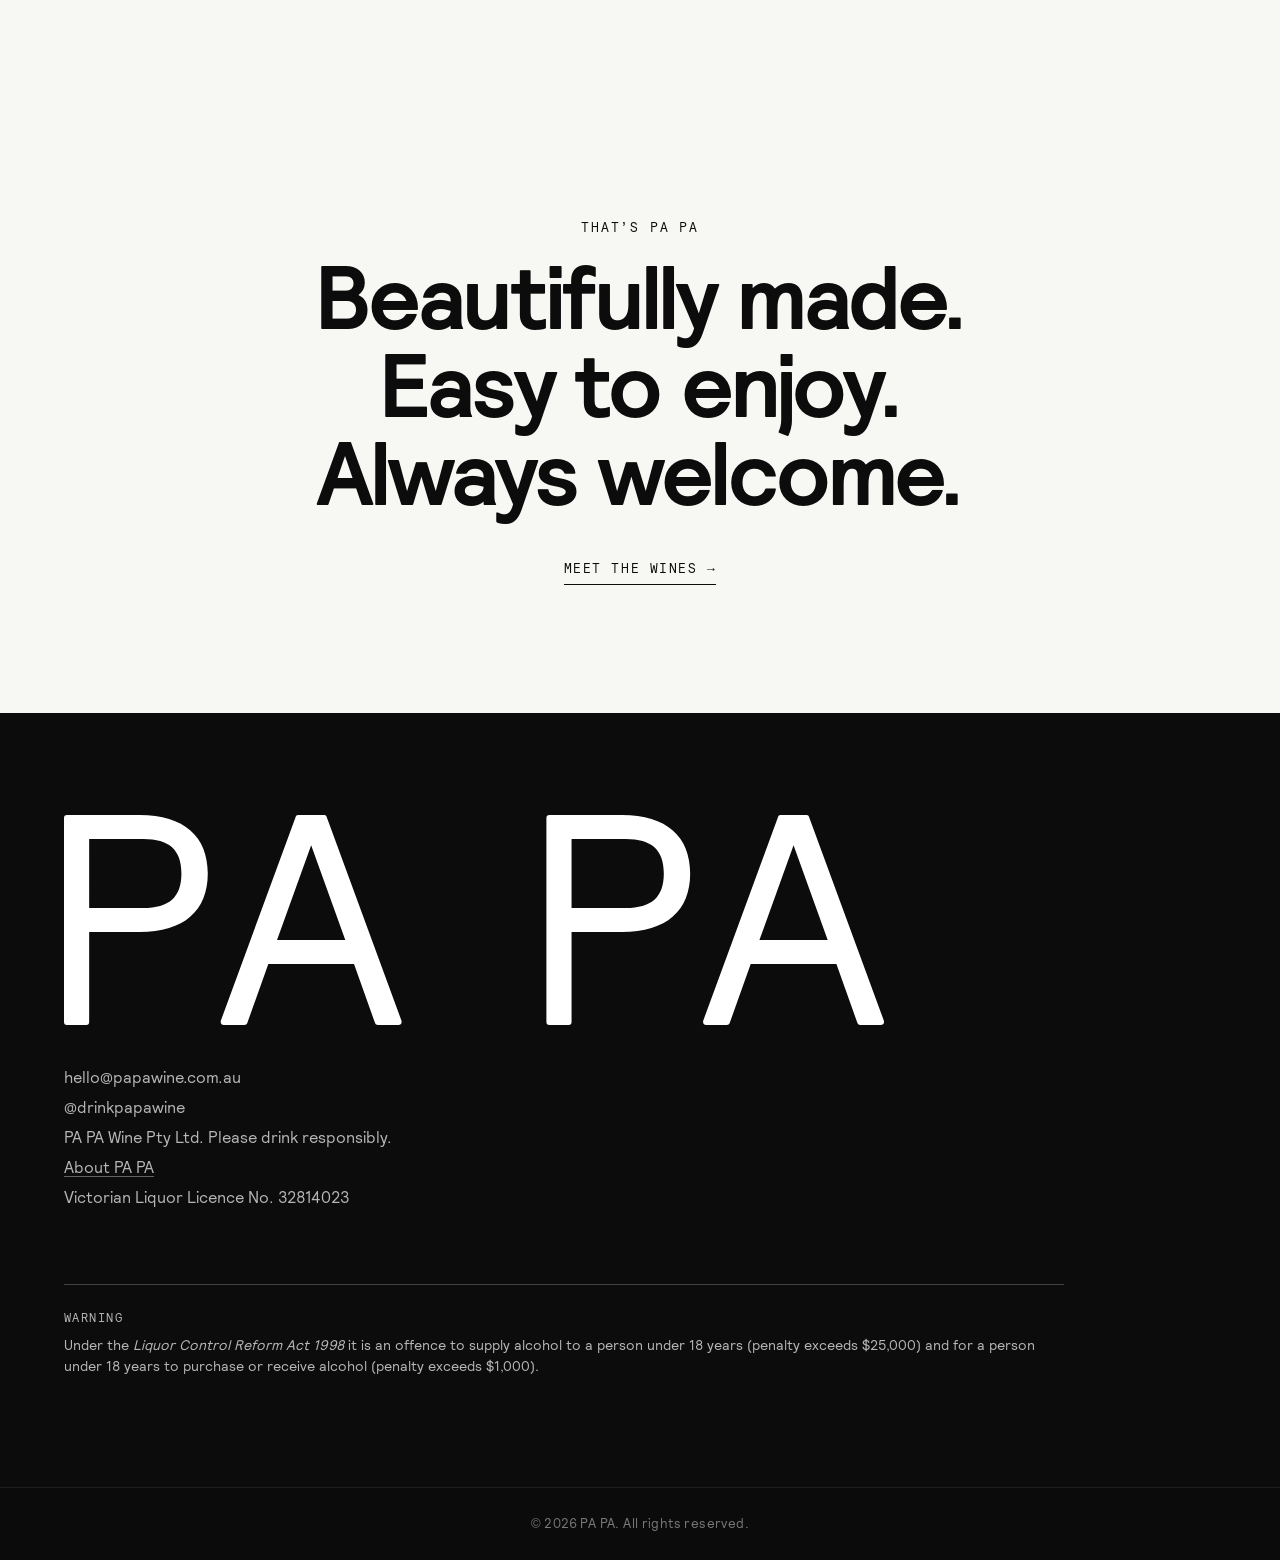
<file: whos-papa.html>
<!DOCTYPE html>

<html lang="en">
<head>
<meta charset="utf-8"/>
<meta content="width=device-width, initial-scale=1" name="viewport"/>
<title>Who’s PA PA? | PA PA Wine</title>
<meta content="Discover PA PA: fresh, balanced Australian wine made for everyday tables, shared stories and the moments people remember." name="description"/>
<meta content="Who’s PA PA?" property="og:title"/>
<meta content="PA PA is the bottle that belongs in the middle of the table while the stories, laughter and memories happen around it." property="og:description"/>
<meta content="website" property="og:type"/>
<meta content="assets/whos-papa-hero.jpg" property="og:image"/>
<link href="https://papawine.com.au/whos-papa" rel="canonical"/>
<link href="styles.css" rel="stylesheet"/>
<link href="/favicon.ico" rel="icon" sizes="any"/>
<link href="/favicon.svg" rel="icon" type="image/svg+xml"/>
<link href="/apple-touch-icon.png" rel="apple-touch-icon"/>

  <!-- Google tag (gtag.js) -->
<script async src="https://www.googletagmanager.com/gtag/js?id=G-9BSJK80RD5"></script>
<script>
  window.dataLayer = window.dataLayer || [];
  function gtag(){dataLayer.push(arguments);}
  gtag('js', new Date());
  gtag('config', 'G-9BSJK80RD5');
</script>  

  <!-- Meta Pixel Code -->
  <script>
  !function(f,b,e,v,n,t,s)
  {if(f.fbq)return;n=f.fbq=function(){n.callMethod?
  n.callMethod.apply(n,arguments):n.queue.push(arguments)};
  if(!f._fbq)f._fbq=n;n.push=n;n.loaded=!0;n.version='2.0';
  n.queue=[];t=b.createElement(e);t.async=!0;
  t.src=v;s=b.getElementsByTagName(e)[0];
  s.parentNode.insertBefore(t,s)}(window, document,'script',
  'https://connect.facebook.net/en_US/fbevents.js');
  fbq('init', '2200737453671794');
  fbq('track', 'PageView');
  </script>
  <!-- End Meta Pixel Code -->
  
</head>
<body>
    <noscript>
    <img
      height="1"
      width="1"
      style="display:none"
      src="https://www.facebook.com/tr?id=2200737453671794&ev=PageView&noscript=1"
      alt=""
    />
  </noscript>
<header class="site-nav">
<a aria-label="PA PA home" class="site-nav-logo" href="/"><img alt="PA PA" src="assets/papa-wordmark.svg"/></a>
<button aria-expanded="false" aria-label="Open menu" class="menu-button">Menu</button>
<nav aria-label="Main navigation" class="site-nav-links">
<a aria-current="page" href="/whos-papa">Who’s PA PA?</a>
<a href="/wines">Wines</a>
<a href="/#contact">Contact</a>
</nav>
</header>
<main class="brand-page" id="top">
<section class="page-hero page-hero-who">
<div class="page-hero-shade"></div>
<div class="page-hero-copy">
<p class="kicker">Who’s PA PA?</p>
<h1>We’ve all known one.</h1>
</div>
</section>
<section class="manifesto-opening">
<p class="kicker">The spirit behind PA PA</p>
<h2>Maybe it was someone in your family. Maybe it was a friend.</h2>
<p class="manifesto-lead">Maybe it was simply the person who made every table a little better to be around. They appreciated good food. They knew a good bottle. They always had another story to tell, another laugh to share, and somehow everyone felt welcome.</p>
<p class="manifesto-lead"><strong>That spirit inspired PA PA.</strong></p>
<p class="manifesto-lead">PA PA is the bottle that’s there for the stories, the laughter and the memories. Beautifully made, easy to enjoy, and always one you’re happy to open.</p>
</section>
<section class="photo-section photo-pasta">
<img alt="Friends raising glasses and sharing PA PA around a table" src="assets/whos-papa-story.jpg"/>
</section>
<section class="full-bleed-statement dark-statement">
<p class="kicker">More than what’s in the bottle</p>
<h2>A simple “yum.”<br/>Another glass.<br/>Another story.</h2>
<p>We don’t believe the best wines are the ones people spend all night talking about. They’re the ones people happily keep pouring while the conversation carries on.</p>
<p>Because if everyone’s busy analysing the wine, they’re probably missing the moment. PA PA was never created to steal the occasion. It was created to become part of it.</p>
</section>
<section class="table-film-placeholder">
<div class="film-frame">
<img alt="Friends enjoying PA PA together around a dinner table" src="assets/whos-papa-table.jpg"/>
</div>
<div class="film-copy">
<p class="kicker">Consistency and trust</p>
<h2>One you’ll always be happy to open.</h2>
<p>Some bottles are bought to impress. Others are saved for a special occasion. PA PA was made to be enjoyed.</p>
<p>The bottle you reach for without hesitation. The one you’re proud to pour. The one your friends are always happy to see on the table.</p>
<p>Because when you know it’s going to be good, you stop thinking about the wine and start enjoying the people you’re with.</p>
</div>
</section>
<section class="proof-section">
<p class="kicker">Life around the table</p>
<h2>Some evenings are planned.<br/>Others somehow happen.</h2>
<div class="proof-grid">
<article><strong>Dinner stretches into dessert.</strong><span>Friends stay longer than expected.</span></article>
<article><strong>Old stories are told again.</strong><span>New ones begin.</span></article>
<article><strong>PA PA is there for all of it.</strong><span>Not because the bottle is the most important thing on the table.</span></article>
<article><strong>Because the people are.</strong><span>That’s where the memories come from.</span></article>
</div>
</section>
<section class="page-cta">
<p class="kicker">That’s PA PA</p>
<h2>Beautifully made.<br/>Easy to enjoy.<br/>Always welcome.</h2>
<a class="text-link" href="/wines">Meet the wines →</a>
</section>
</main>
<footer class="footer">
<img alt="PA PA" src="assets/papa-wordmark.svg"/>
<p>hello@papawine.com.au</p>
<p>@drinkpapawine</p>
<p>PA PA Wine Pty Ltd. Please drink responsibly.</p>
<p class="footer-links"><a href="/about">About PA PA</a></p>

<p class="liquor-licence">Victorian Liquor Licence No. 32814023</p>
<div class="liquor-warning" role="note">
  <p class="liquor-warning-label"><strong>Warning</strong></p>
  <p>Under the <em>Liquor Control Reform Act 1998</em> it is an offence to supply alcohol to a person under 18 years (penalty exceeds $25,000) and for a person under 18 years to purchase or receive alcohol (penalty exceeds $1,000).</p>
</div>
</footer>
<footer class="site-footer">
<p>© 2026 PA PA. All rights reserved.</p>
</footer>
<script src="script.js"></script>
</body>
</html>
</file>
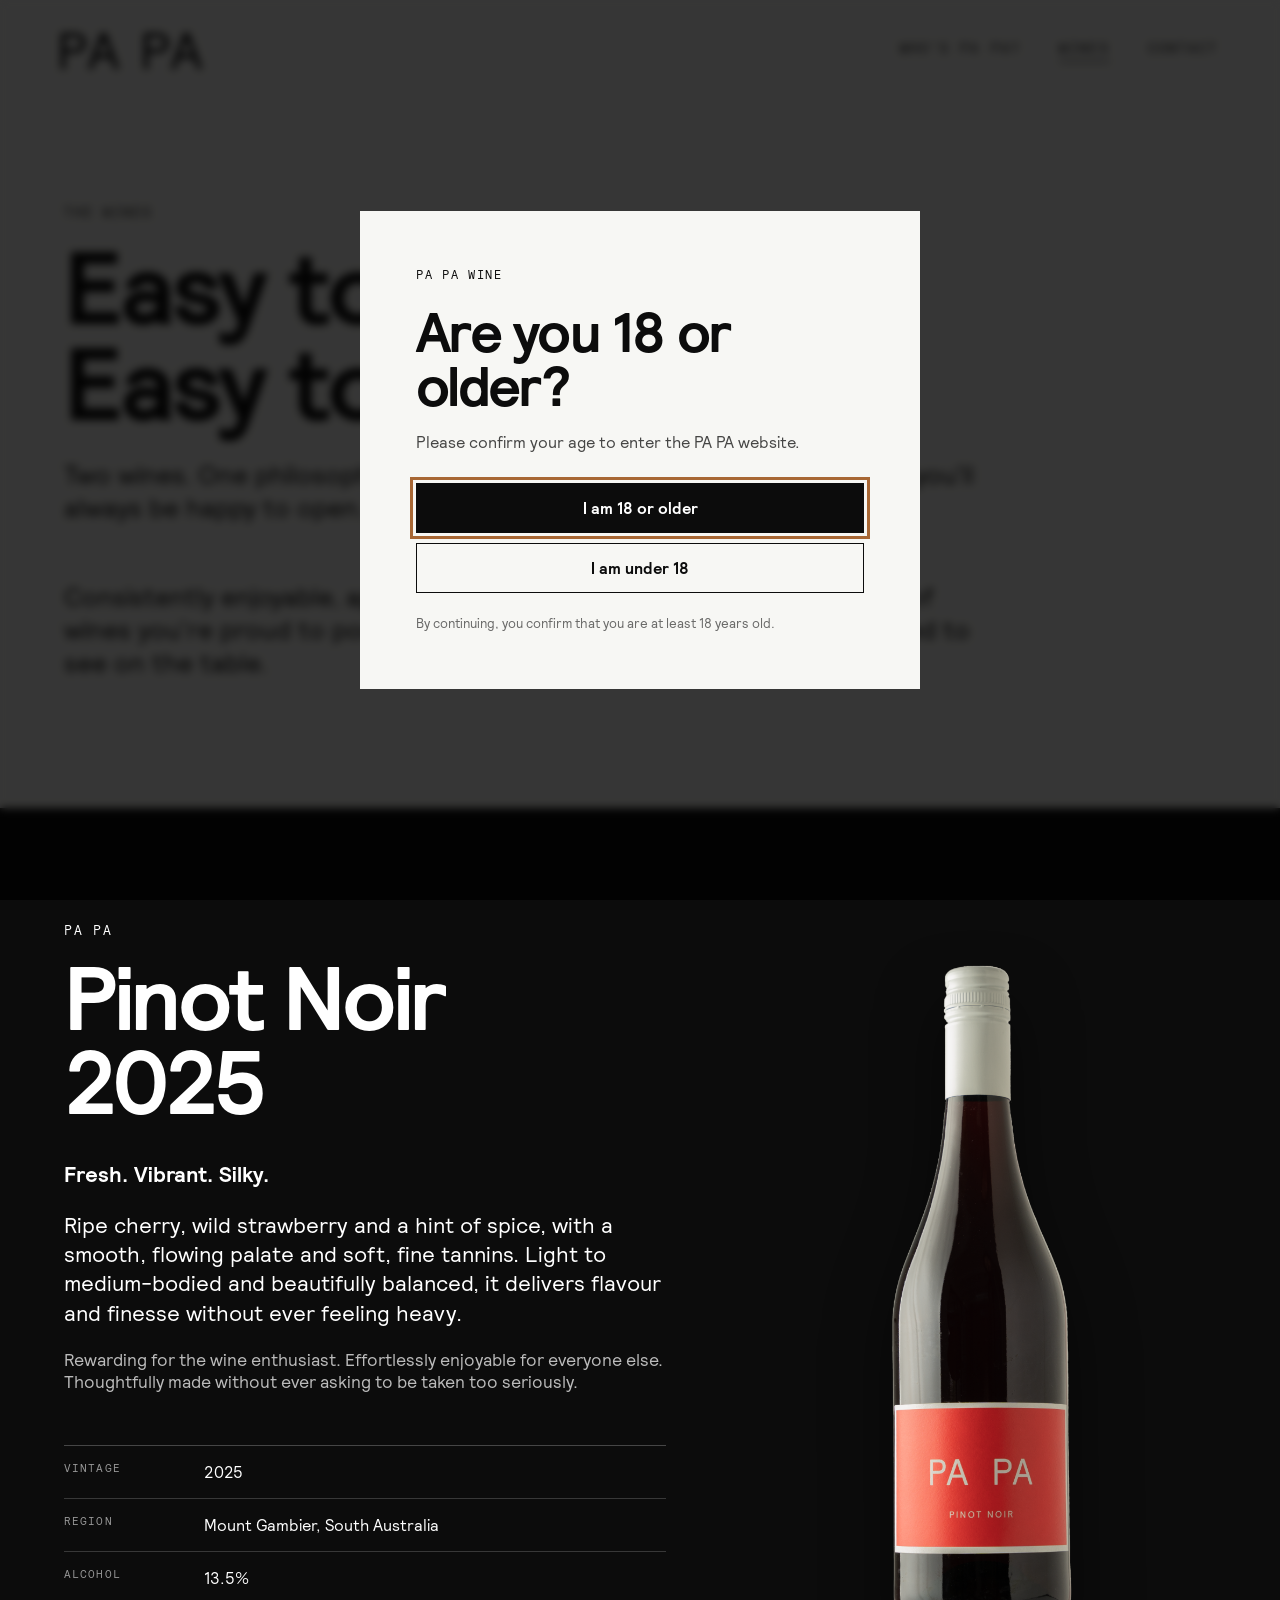
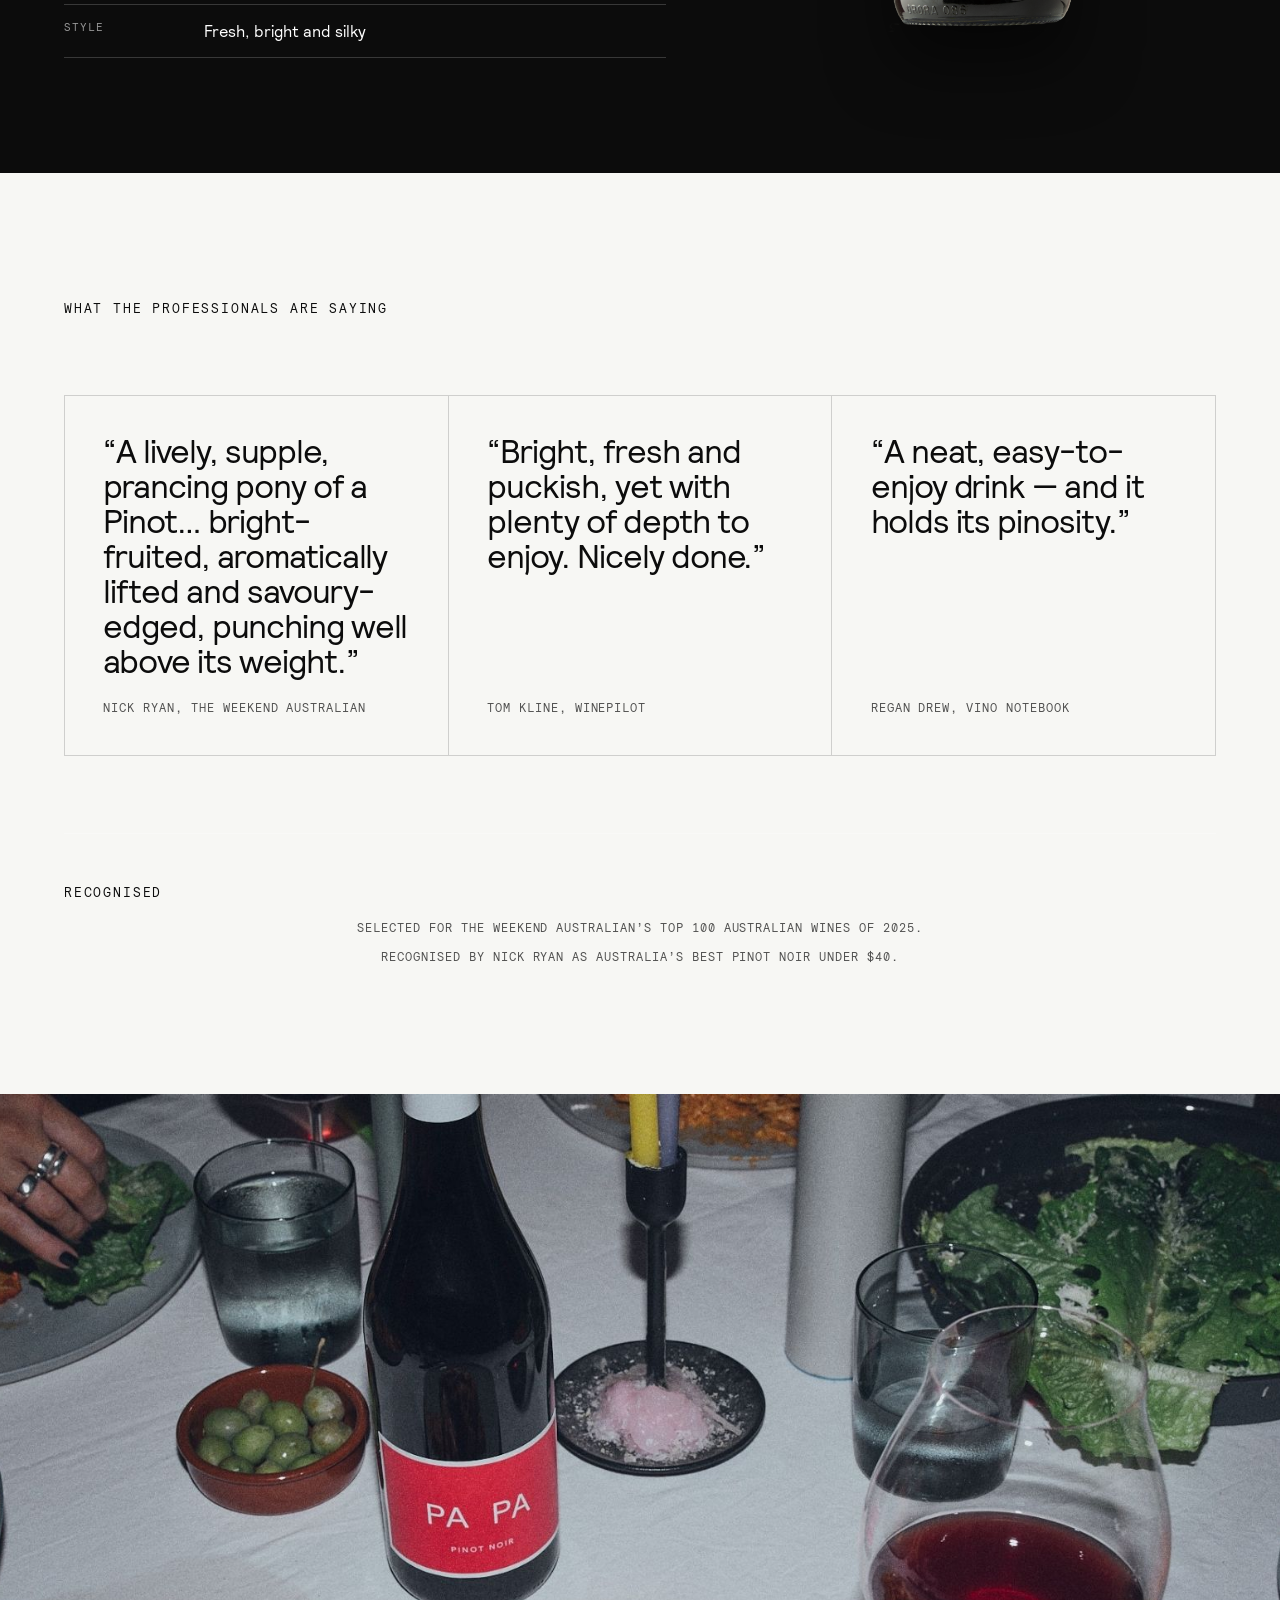
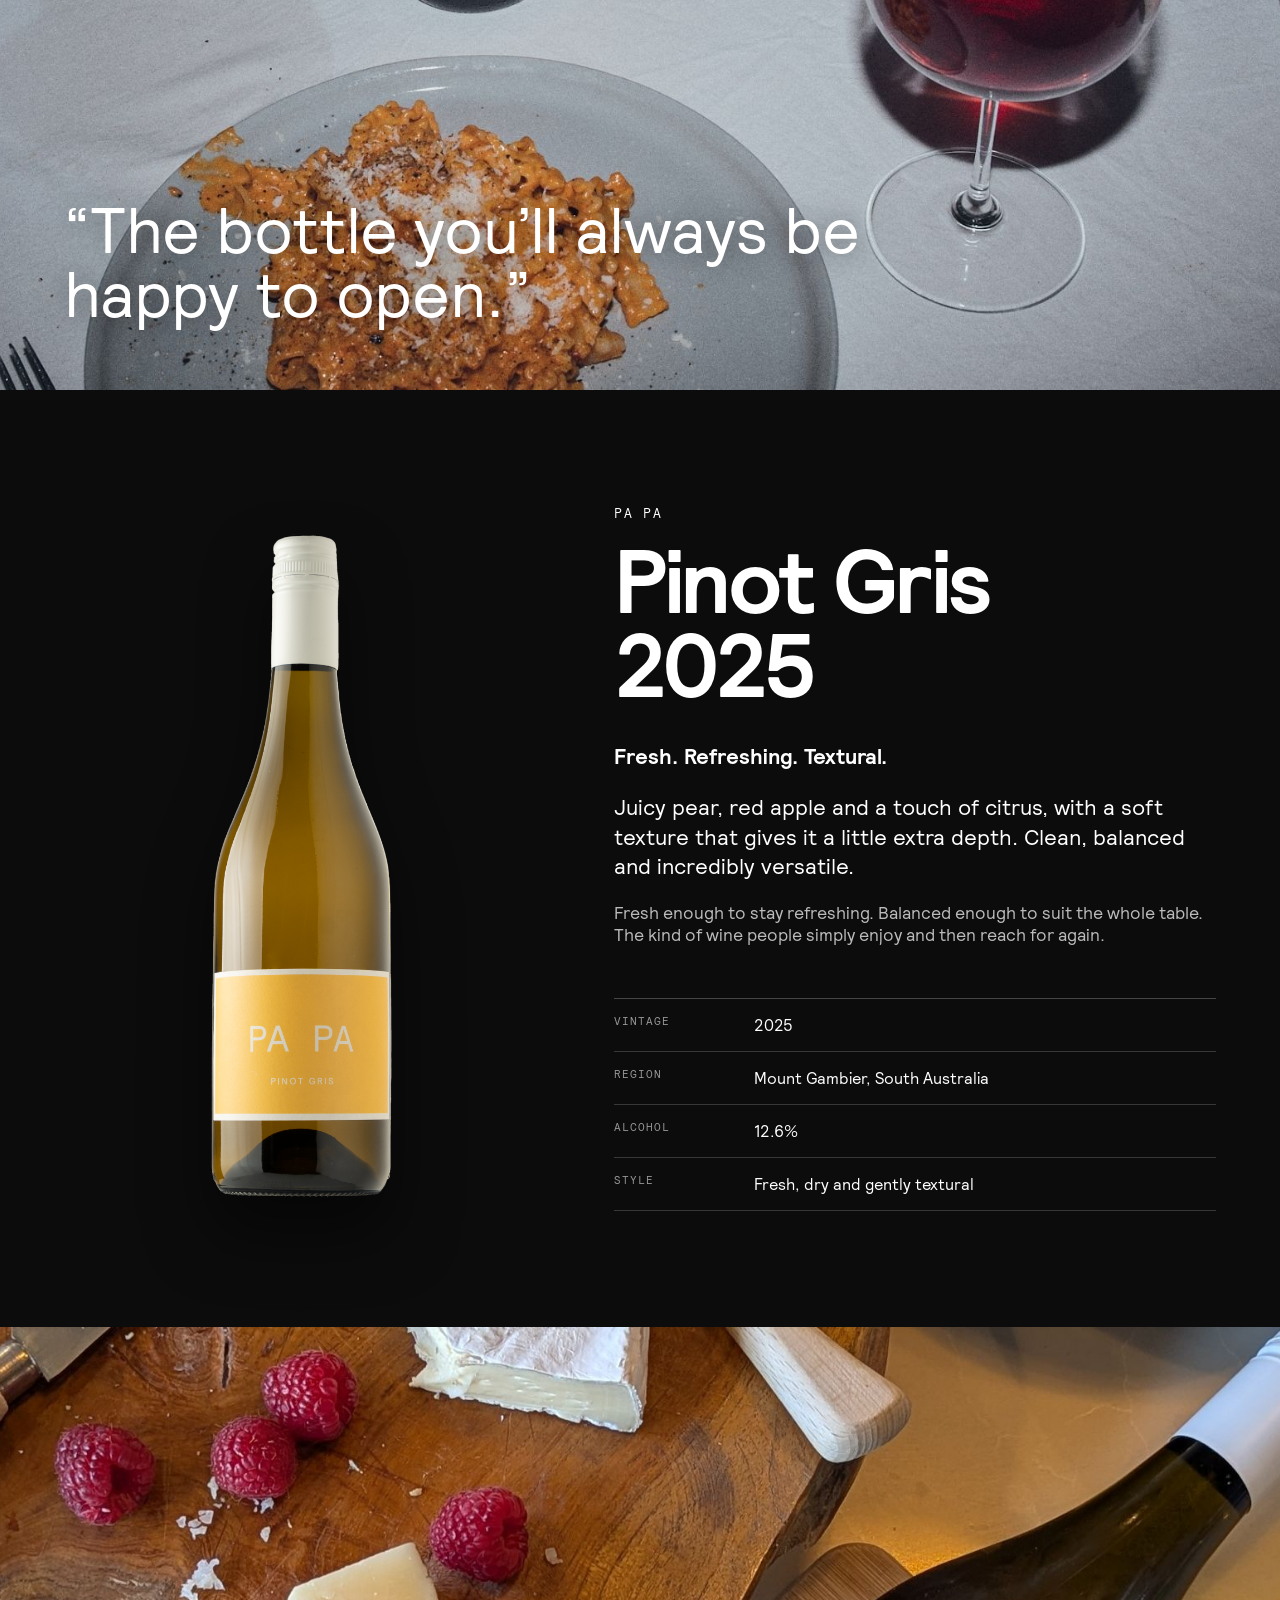
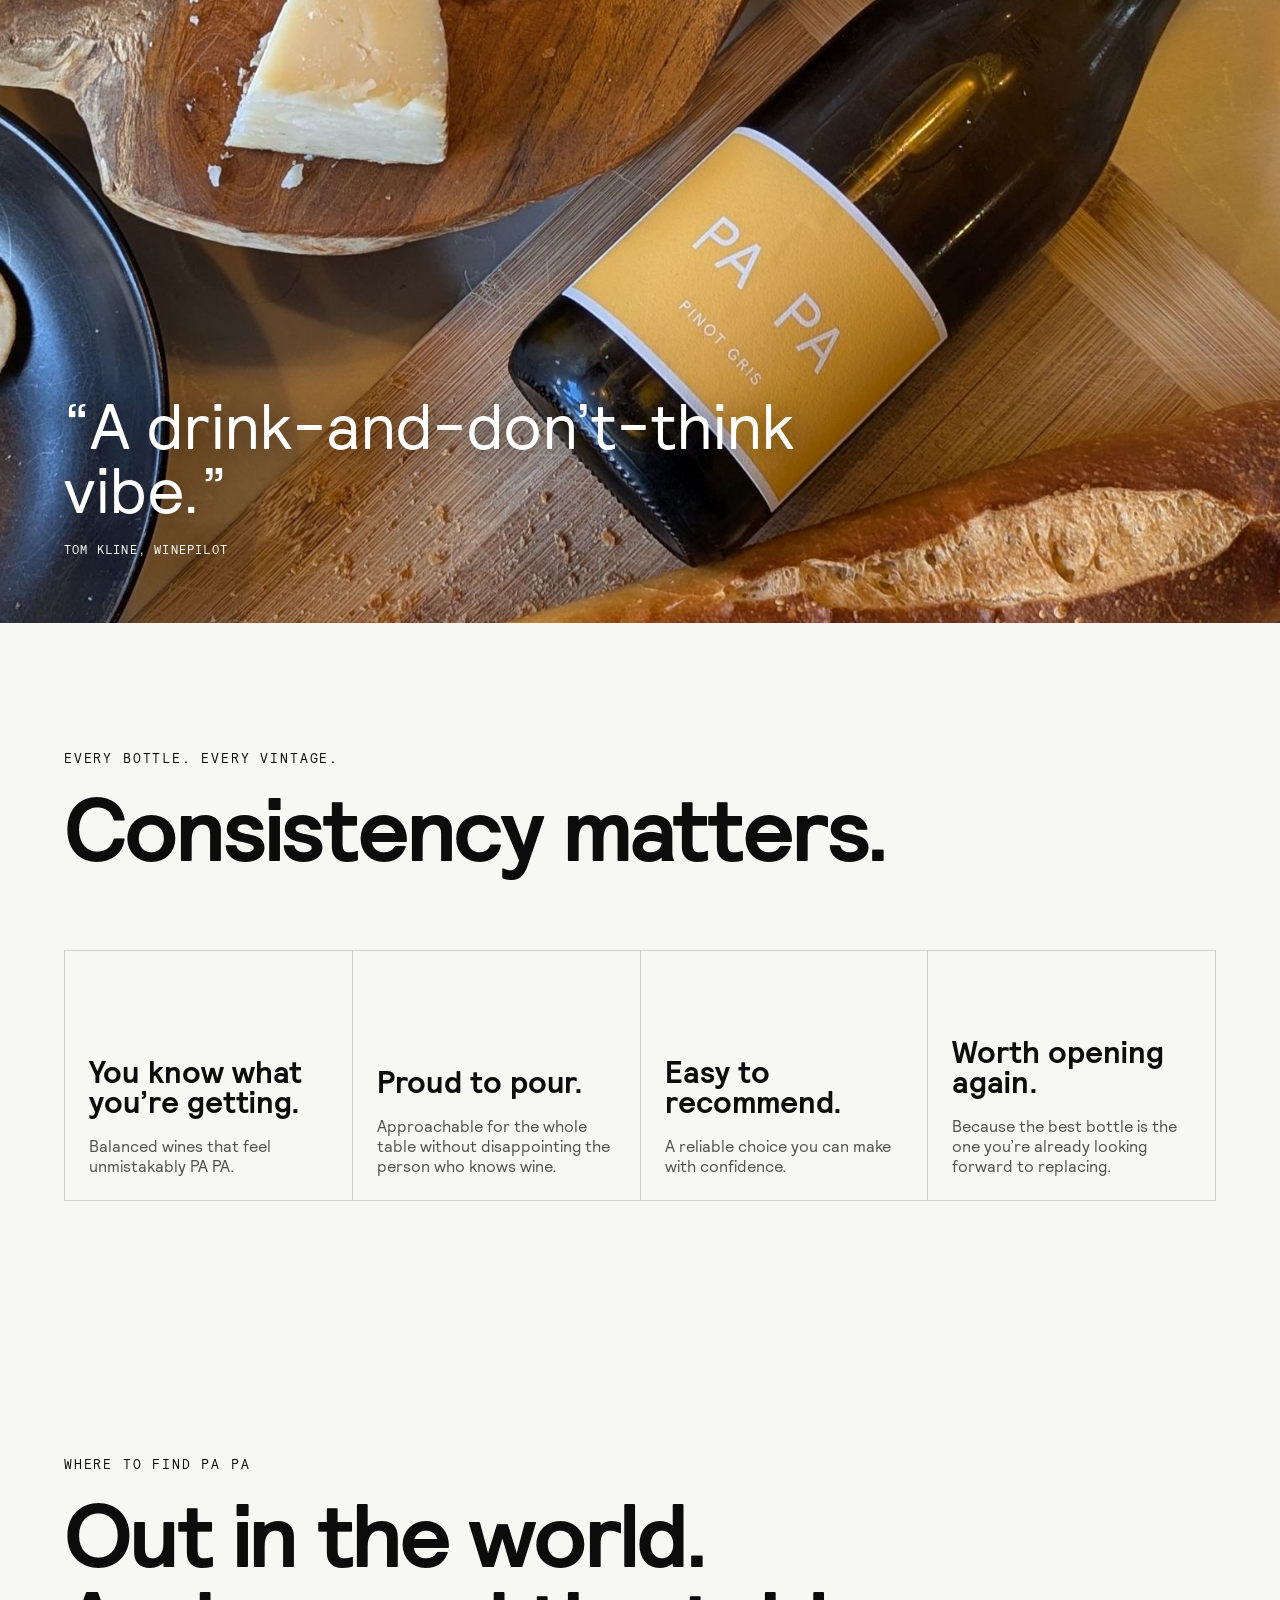
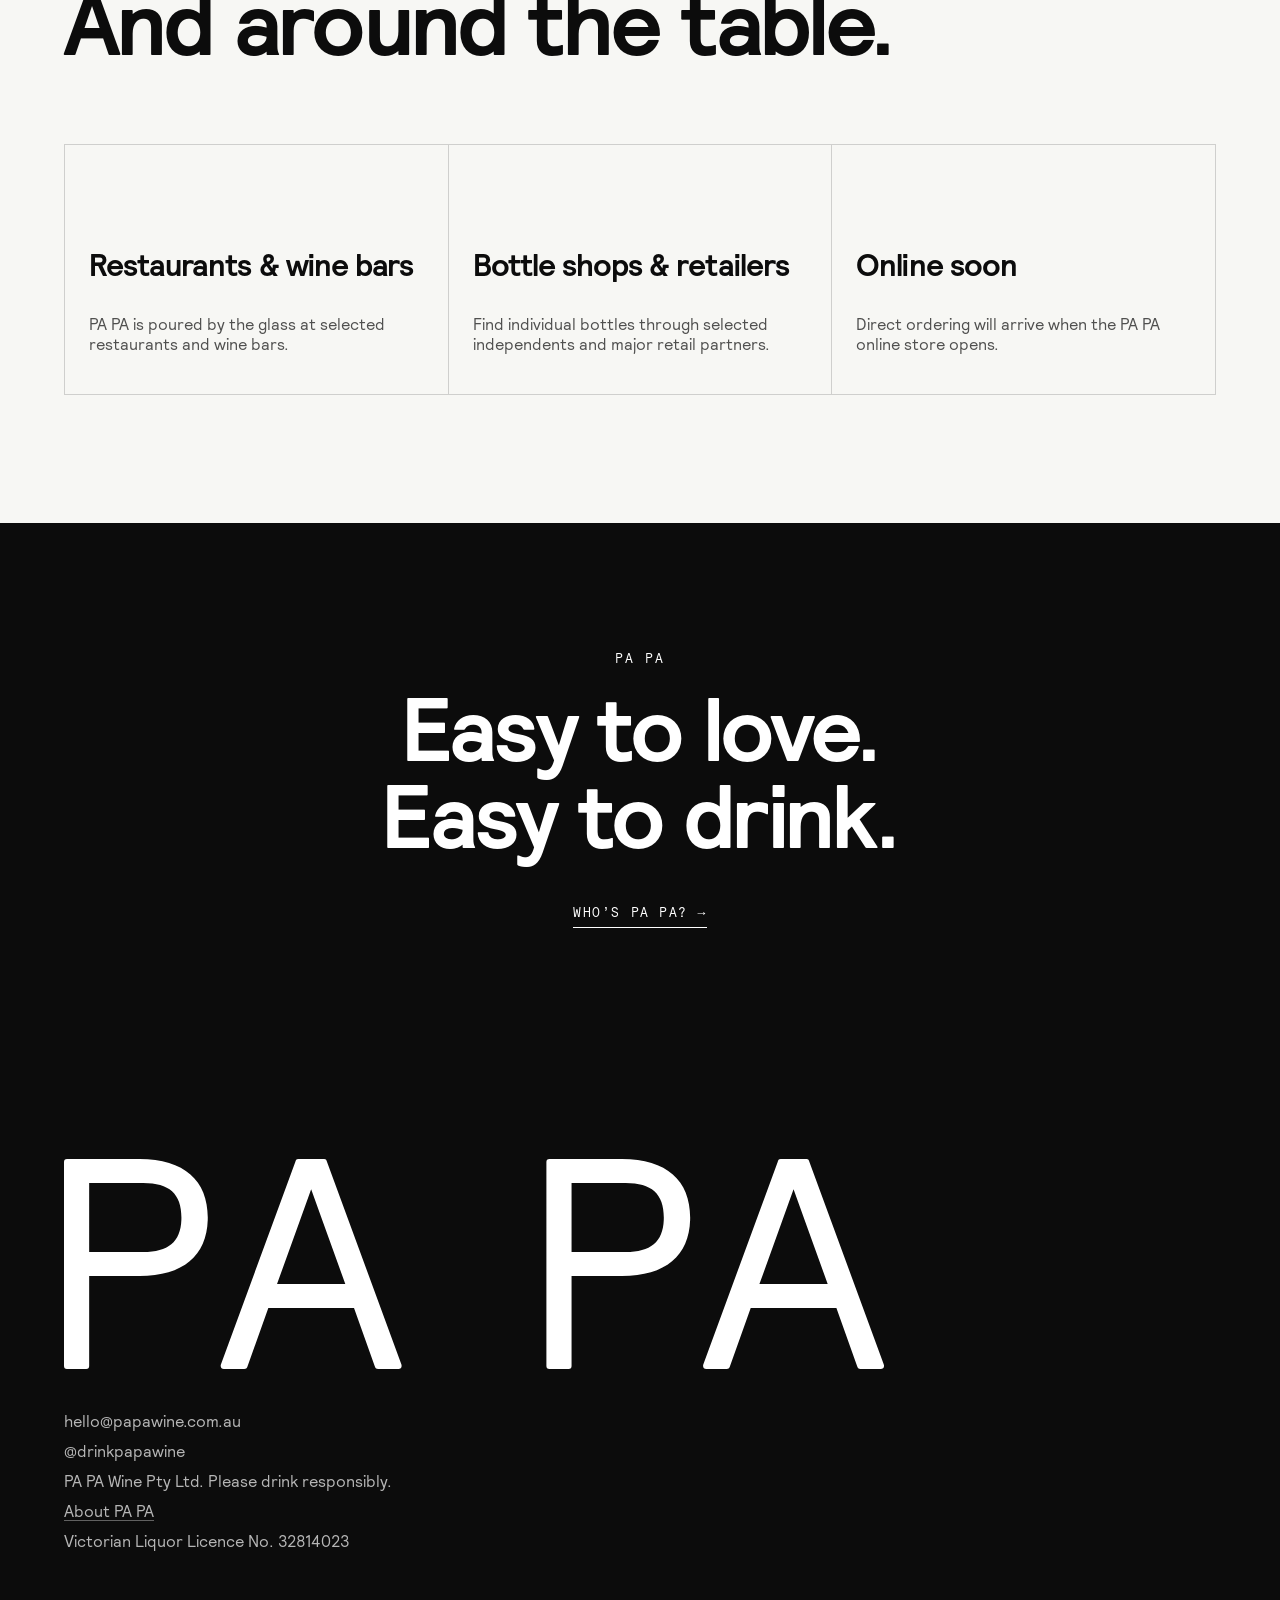
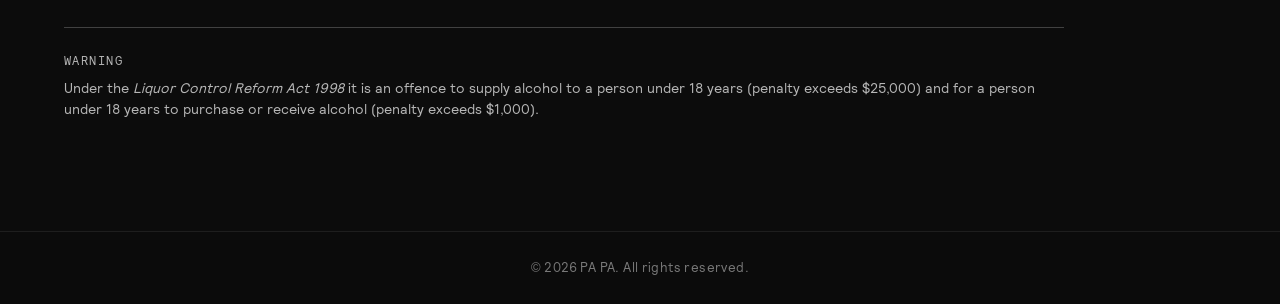
<file: wines.html>
<!DOCTYPE html>

<html lang="en">
<head>
<meta charset="utf-8"/>
<meta content="width=device-width, initial-scale=1" name="viewport"/>
<title>PA PA Wines | Pinot Noir &amp; Pinot Gris</title>
<meta content="Meet PA PA Pinot Noir and Pinot Gris: fresh, balanced Australian wines made to be enjoyed, shared and trusted." name="description"/>
<meta content="PA PA Wines" property="og:title"/>
<meta content="Good wine. Made simply. Pinot Noir and Pinot Gris by PA PA." property="og:description"/>
<meta content="website" property="og:type"/>
<meta content="assets/wine-table.jpg" property="og:image"/>
<link href="https://papawine.com.au/wines" rel="canonical"/>
<link href="styles.css" rel="stylesheet"/>
<link href="/favicon.ico" rel="icon" sizes="any"/>
<link href="/favicon.svg" rel="icon" type="image/svg+xml"/>
<link href="/apple-touch-icon.png" rel="apple-touch-icon"/>

  <!-- Google tag (gtag.js) -->
<script async src="https://www.googletagmanager.com/gtag/js?id=G-9BSJK80RD5"></script>
<script>
  window.dataLayer = window.dataLayer || [];
  function gtag(){dataLayer.push(arguments);}
  gtag('js', new Date());
  gtag('config', 'G-9BSJK80RD5');
</script>  

  <!-- Meta Pixel Code -->
  <script>
  !function(f,b,e,v,n,t,s)
  {if(f.fbq)return;n=f.fbq=function(){n.callMethod?
  n.callMethod.apply(n,arguments):n.queue.push(arguments)};
  if(!f._fbq)f._fbq=n;n.push=n;n.loaded=!0;n.version='2.0';
  n.queue=[];t=b.createElement(e);t.async=!0;
  t.src=v;s=b.getElementsByTagName(e)[0];
  s.parentNode.insertBefore(t,s)}(window, document,'script',
  'https://connect.facebook.net/en_US/fbevents.js');
  fbq('init', '2200737453671794');
  fbq('track', 'PageView');
  </script>
  <!-- End Meta Pixel Code -->
  
</head>
<body>
    <noscript>
    <img
      height="1"
      width="1"
      style="display:none"
      src="https://www.facebook.com/tr?id=2200737453671794&ev=PageView&noscript=1"
      alt=""
    />
  </noscript>
<header class="site-nav">
<a aria-label="PA PA home" class="site-nav-logo" href="/"><img alt="PA PA" src="assets/papa-wordmark.svg"/></a>
<button aria-expanded="false" aria-label="Open menu" class="menu-button">Menu</button>
<nav aria-label="Main navigation" class="site-nav-links">
<a href="/whos-papa">Who’s PA PA?</a>
<a aria-current="page" href="/wines">Wines</a>
<a href="/#contact">Contact</a>
</nav>
</header>
<main class="wines-page" id="top">
<section class="wines-page-intro">
<p class="kicker">The wines</p>
<h1>Easy to love.<br/>Easy to drink.</h1>
<p>Two wines. One philosophy. PA PA is built on a simple idea: create wines you’ll always be happy to open.</p>
<p>Consistently enjoyable, approachable and thoughtfully made. The sort of wines you’re proud to pour, confident to recommend and always pleased to see on the table.</p>
</section>
<section class="wine-detail wine-detail-noir">
<div class="wine-detail-copy">
<p class="kicker">PA PA</p>
<h2>Pinot Noir<br/>2025</h2>
<p class="wine-lead"><strong>Fresh. Vibrant. Silky.</strong></p>
<p class="wine-lead">Ripe cherry, wild strawberry and a hint of spice, with a smooth, flowing palate and soft, fine tannins. Light to medium-bodied and beautifully balanced, it delivers flavour and finesse without ever feeling heavy.</p>
<p class="wine-support">Rewarding for the wine enthusiast. Effortlessly enjoyable for everyone else. Thoughtfully made without ever asking to be taken too seriously.</p>
<div class="wine-facts">
<div><span>Vintage</span><strong>2025</strong></div>
<div><span>Region</span><strong>Mount Gambier, South Australia</strong></div>
<div><span>Alcohol</span><strong>13.5%</strong></div>
<div><span>Style</span><strong>Fresh, bright and silky</strong></div>
</div>
</div>
<div class="wine-detail-bottle"><img alt="PA PA Pinot Noir 2025 bottle" src="assets/pinot-noir.png"/></div>
</section>
<section class="credentials-band">
<p class="kicker">What the professionals are saying</p>
<div class="review-quotes">
<figure>
<blockquote>“A lively, supple, prancing pony of a Pinot… bright-fruited, aromatically lifted and savoury-edged, punching well above its weight.”</blockquote>
<figcaption>Nick Ryan, The Weekend Australian</figcaption>
</figure>
<figure>
<blockquote>“Bright, fresh and puckish, yet with plenty of depth to enjoy. Nicely done.”</blockquote>
<figcaption>Tom Kline, WinePilot</figcaption>
</figure>
<figure>
<blockquote>“A neat, easy-to-enjoy drink — and it holds its pinosity.”</blockquote>
<figcaption>Regan Drew, Vino Notebook</figcaption>
</figure>
</div>
<div class="recognition-block">
<p class="kicker">Recognised</p>
<p class="recognition-note">Selected for <strong>The Weekend Australian’s Top 100 Australian Wines of 2025</strong>.</p>
<p class="recognition-note">Recognised by <strong>Nick Ryan as Australia’s Best Pinot Noir Under $40</strong>.</p>
</div>
</section>
<section class="wine-lifestyle-wide">
<img alt="PA PA wine shared around a lively dinner table" src="assets/wine-table.jpg"/>
<blockquote>“The bottle you’ll always be happy to open.”</blockquote>
</section>
<section class="wine-detail wine-detail-gris">
<div class="wine-detail-bottle"><img alt="PA PA Pinot Gris 2025 bottle" src="assets/pinot-gris.png"/></div>
<div class="wine-detail-copy">
<p class="kicker">PA PA</p>
<h2>Pinot Gris<br/>2025</h2>
<p class="wine-lead"><strong>Fresh. Refreshing. Textural.</strong></p>
<p class="wine-lead">Juicy pear, red apple and a touch of citrus, with a soft texture that gives it a little extra depth. Clean, balanced and incredibly versatile.</p>
<p class="wine-support">Fresh enough to stay refreshing. Balanced enough to suit the whole table. The kind of wine people simply enjoy and then reach for again.</p>
<div class="wine-facts">
<div><span>Vintage</span><strong>2025</strong></div>
<div><span>Region</span><strong>Mount Gambier, South Australia</strong></div>
<div><span>Alcohol</span><strong>12.6%</strong></div>
<div><span>Style</span><strong>Fresh, dry and gently textural</strong></div>
</div>
</div>
</section>
<section class="wine-lifestyle-wide cheese-wide">
<img alt="PA PA Pinot Gris on ice" src="assets/gris-on-ice-1920.jpg"/>
<blockquote>“A drink-and-don’t-think vibe.”<small>Tom Kline, WinePilot</small></blockquote>
</section>
<section class="proof-section">
<p class="kicker">Every bottle. Every vintage.</p>
<h2>Consistency matters.</h2>
<div class="proof-grid">
<article><strong>You know what you’re getting.</strong><span>Balanced wines that feel unmistakably PA PA.</span></article>
<article><strong>Proud to pour.</strong><span>Approachable for the whole table without disappointing the person who knows wine.</span></article>
<article><strong>Easy to recommend.</strong><span>A reliable choice you can make with confidence.</span></article>
<article><strong>Worth opening again.</strong><span>Because the best bottle is the one you’re already looking forward to replacing.</span></article>
</div>
</section>
<section class="where-to-buy-section">
<p class="kicker">Where to find PA PA</p>
<h2>Out in the world.<br/>And around the table.</h2>
<div class="where-grid">
<article><h3>Restaurants &amp; wine bars</h3><p>PA PA is poured by the glass at selected restaurants and wine bars.</p></article>
<article><h3>Bottle shops &amp; retailers</h3><p>Find individual bottles through selected independents and major retail partners.</p></article>
<article><h3>Online soon</h3><p>Direct ordering will arrive when the PA PA online store opens.</p></article>
</div>
</section>
<section class="page-cta dark-cta">
<p class="kicker">PA PA</p>
<h2>Easy to love.<br/>Easy to drink.</h2>
<a class="text-link" href="/whos-papa">Who’s PA PA? →</a>
</section>
</main>
<footer class="footer">
<img alt="PA PA" src="assets/papa-wordmark.svg"/>
<p>hello@papawine.com.au</p>
<p>@drinkpapawine</p>
<p>PA PA Wine Pty Ltd. Please drink responsibly.</p>
<p class="footer-links"><a href="/about">About PA PA</a></p>

<p class="liquor-licence">Victorian Liquor Licence No. 32814023</p>
<div class="liquor-warning" role="note">
  <p class="liquor-warning-label"><strong>Warning</strong></p>
  <p>Under the <em>Liquor Control Reform Act 1998</em> it is an offence to supply alcohol to a person under 18 years (penalty exceeds $25,000) and for a person under 18 years to purchase or receive alcohol (penalty exceeds $1,000).</p>
</div>
</footer>
<footer class="site-footer">
<p>© 2026 PA PA. All rights reserved.</p>
</footer>
<script src="script.js"></script>
</body>
</html>
</file>
<file: styles.css>
@font-face {
  font-family: "Relative";
  src: url("/fonts/relativetrial-book.otf") format("opentype");
  font-weight: 400;
  font-style: normal;
  font-display: swap;
}

@font-face {
  font-family: "Relative";
  src: url("/fonts/relativetrial-medium.otf") format("opentype");
  font-weight: 500;
  font-style: normal;
  font-display: swap;
}

@font-face {
  font-family: "Relative";
  src: url("/fonts/relativetrial-bold.otf") format("opentype");
  font-weight: 700;
  font-style: normal;
  font-display: swap;
}

@font-face {
  font-family: "Relative Mono";
  src: url("/fonts/relativetrial-mono10pitch.otf") format("opentype");
  font-weight: 400;
  font-style: normal;
  font-display: swap;
}

/* =========================================================
   PA PA Website v1.2
   Full-width layout restored.
   Desktop 1920x1080 imagery with original mobile imagery.
   Duplicate responsive overrides consolidated.
   ========================================================= */

* {
  box-sizing: border-box;
}

:root {
  --black: #0c0c0c;
  --white: #ffffff;
  --offwhite: #f7f7f4;
  --muted: rgba(0, 0, 0, 0.68);
  --line: rgba(0, 0, 0, 0.16);
}

html {
  scroll-behavior: smooth;
}

body {
  margin: 0;
  background: var(--offwhite);
  color: var(--black);
  font-family: "Relative", "Helvetica Neue", Arial, sans-serif;
  line-height: 1.25;
}

img {
  display: block;
  max-width: 100%;
}

a {
  color: inherit;
  text-decoration: none;
}

/* =========================================================
   NAV
   ========================================================= */

.site-nav {
  position: fixed;
  z-index: 50;
  inset: 0 0 auto;
  display: flex;
  justify-content: space-between;
  align-items: center;
  padding: clamp(16px, 2.6vw, 38px) clamp(22px, 4.8vw, 76px);
  color: var(--white);
  mix-blend-mode: difference;
}

.site-nav-logo img {
  width: clamp(94px, 11vw, 152px);
}

.site-nav-links {
  font-family: "Relative Mono", monospace;
  display: flex;
  gap: clamp(18px, 3vw, 42px);
  font-size: 13px;
  font-weight: 700;
  letter-spacing: 0.16em;
  text-transform: uppercase;
}

.menu-button {
  font-family: "Relative Mono", monospace;
  display: none;
  border: 0;
  background: transparent;
  color: currentColor;
  font: inherit;
  text-transform: uppercase;
  letter-spacing: 0.14em;
}

/* =========================================================
   EDITABLE IMAGE CONTROLS
   These are the main values to tweak in Notepad++.
   ========================================================= */

/* Hero image controls */

/*
Lifestyle photo crops:
Change object-position to move the crop.
Examples:
object-position: 50% 50%;
object-position: 45% 60%;
object-position: center top;
*/
.photo-pasta img {
  object-position: 50% 50%;
}

.photo-cheese img {
  content: url("assets/cheese-gris-1920.jpg");
  object-position: 50% 50%;
}

/*
Product bottle size:
Change --bottle-height to make both bottles bigger/smaller.
Good range: 650px to 900px.
*/
.wine-section {
  --bottle-height: 820px;
}

/*
Coming soon image crop.
*/
.coming-section img {
  object-position: 50% 50%;
}

/* =========================================================
   HERO
   ========================================================= */

.hero {
  min-height: 100svh;
  position: relative;
  display: grid;
  align-items: start;
  color: var(--white);
  overflow: hidden;
  padding: clamp(28px, 5vw, 78px);
  background-image: url("assets/hero-paperbag-1920.jpg");
  background-size: cover;
  background-position: 50% 50%;
  background-repeat: no-repeat;
}

.hero-shade {
  position: absolute;
  inset: 0;
  background: linear-gradient(90deg, rgba(0,0,0,.72), rgba(0,0,0,.22) 52%, rgba(0,0,0,.05));
}

.hero-copy {
  position: relative;
  z-index: 1;
  max-width: 720px;
  padding-top: clamp(18px, 4vw, 42px);
}

.hero-logo {
  width: clamp(122px, 16vw, 250px);
  margin-bottom: clamp(18px, 3vw, 48px);
}

.hero h1 {
  margin: 0;
  font-size: clamp(58px, 7.4vw, 124px);
  line-height: 0.98;
  font-weight: 700;
}

.hero p {
  margin: clamp(16px, 1.8vw, 30px) 0 0;
  font-size: clamp(13px, 1.1vw, 17px);
  letter-spacing: 0.04em;
}

/* =========================================================
   ABOUT
   ========================================================= */

.about-section {
  background: var(--offwhite);
  padding: clamp(48px, 7vw, 118px) clamp(24px, 5vw, 76px);
}

.copy-block {
  max-width: 980px;
}

.about-section h2 {
  margin: 0 0 28px;
  font-size: clamp(48px, 7vw, 118px);
  line-height: 1.02;
  font-weight: 700;
}

.about-section p {
  max-width: 900px;
  margin: 0 0 18px;
  font-size: clamp(16px, 1.6vw, 24px);
}

/* =========================================================
   PHOTOS
   ========================================================= */

.photo-section {
  background: var(--black);
}

.photo-section img {
  width: 100%;
  height: clamp(380px, 62vw, 920px);
  object-fit: cover;
}

/* =========================================================
   WINES
   ========================================================= */

.wine-section {
  background: var(--black);
  color: var(--white);
  display: grid;
  grid-template-columns: 1.18fr .82fr;
  align-items: center;
  gap: clamp(22px, 5vw, 84px);
  padding: clamp(58px, 8vw, 128px) clamp(24px, 5vw, 76px);
  min-height: 700px;
}

.wine-section h2 {
  margin: 0 0 38px;
  font-size: clamp(42px, 6.2vw, 96px);
  line-height: 0.98;
  font-weight: 700;
}

.wine-section p {
  max-width: 760px;
  font-size: clamp(16px, 1.55vw, 24px);
  margin: 0 0 22px;
}

.wine-bottle {
  display: flex;
  justify-content: center;
  align-items: center;
  min-height: min(82vh, 860px);
}

/*
IMPORTANT: This avoids distorted/squished bottles.
Only height changes the bottle size. Width stays auto.
*/
.wine-bottle img {
  height: min(82vh, var(--bottle-height));
  width: auto;
  max-width: none;
  object-fit: contain;
  transform: none;
  filter: drop-shadow(0 38px 32px rgba(0,0,0,.5));
}

.wine-gris {
  grid-template-columns: .82fr 1.18fr;
}

/* =========================================================
   QUOTE
   ========================================================= */

.quote-section {
  padding: clamp(80px, 12vw, 180px) clamp(24px, 5vw, 76px);
  background: var(--offwhite);
  text-align: center;
}

.quote-section h2 {
  max-width: 980px;
  margin: 0 auto;
  font-size: clamp(36px, 5.6vw, 88px);
  line-height: 1.08;
}

/* =========================================================
   PRINCIPLES
   ========================================================= */

.principles-section {
  background: var(--offwhite);
  padding: clamp(70px, 10vw, 150px) clamp(24px, 5vw, 76px);
  border-top: 1px solid var(--line);
}

.kicker {
  font-family: "Relative Mono", monospace;
  margin: 0 0 18px;
  font-size: 13px !important;
  font-weight: 700;
  letter-spacing: .14em;
  text-transform: uppercase;
}

.principles-intro h2 {
  margin: 0 0 clamp(38px, 6vw, 90px);
  max-width: 1120px;
  font-size: clamp(40px, 6.8vw, 108px);
  line-height: .98;
}

.principles-grid {
  display: grid;
  grid-template-columns: repeat(5, minmax(0, 1fr));
  border-top: 1px solid rgba(0,0,0,.18);
  border-left: 1px solid rgba(0,0,0,.18);
}

.principles-grid article {
  min-height: 300px;
  padding: 24px;
  border-right: 1px solid rgba(0,0,0,.18);
  border-bottom: 1px solid rgba(0,0,0,.18);
  display: flex;
  flex-direction: column;
}

.principles-grid span {
  color: var(--muted);
  font-size: 13px;
  margin-bottom: auto;
}

.principles-grid h3 {
  font-size: clamp(24px, 2.6vw, 42px);
  line-height: .98;
  margin: 48px 0 16px;
}

.principles-grid p {
  margin: 0;
  font-size: clamp(15px, 1.2vw, 18px);
  color: var(--muted);
}

/* =========================================================
   COMING SOON
   ========================================================= */

.coming-section {
  display: grid;
  grid-template-columns: .95fr 1.05fr;
  gap: clamp(24px, 5vw, 72px);
  align-items: center;
  padding: clamp(48px, 7vw, 110px) clamp(24px, 5vw, 76px);
  background: var(--offwhite);
}

.coming-section img {
  width: 100%;
  aspect-ratio: 1 / 1.12;
  object-fit: cover;
}

.coming-section h2 {
  margin: 0 0 24px;
  font-size: clamp(42px, 6.2vw, 96px);
  line-height: 1;
}

.coming-section p {
  max-width: 620px;
  font-size: clamp(16px, 1.5vw, 22px);
}

/* =========================================================
   CONTACT + FOOTER
   ========================================================= */

.contact-section {
  background: var(--offwhite);
  padding: clamp(70px, 10vw, 150px) clamp(24px, 5vw, 76px);
  border-top: 1px solid var(--line);
}

.contact-section h2 {
  margin: 0 0 24px;
  font-size: clamp(40px, 6vw, 96px);
  line-height: .98;
}

.contact-section p {
  max-width: 700px;
  font-size: clamp(16px, 1.5vw, 22px);
}

.contact-detail {
  font-weight: 700;
}

.footer {
  background: var(--black);
  color: var(--white);
  padding: clamp(58px, 8vw, 124px) clamp(24px, 5vw, 76px);
}

.footer img {
  width: min(78vw, 820px);
  margin-bottom: 42px;
}

.footer p {
  color: rgba(255,255,255,.70);
  margin: 0 0 10px;
}

.wine-copy {
  min-width: 0;
  max-width: 100%;
}

/* =========================================================
   MOBILE
   ========================================================= */

@media (max-width: 920px) {
  .site-nav {
    align-items: flex-start;
  }

  .site-nav-links {
    display: none;
    position: absolute;
    right: 22px;
    top: 62px;
    flex-direction: column;
    gap: 14px;
    text-align: right;
  }

  .site-nav-links.open {
    display: flex;
  }

  .menu-button {
    display: block;
  }

  .hero {
    min-height: 82svh;
    background-image: url("assets/hero-paperbag.jpg");
    background-position: 43% 50%;
  }

  .hero h1 {
    font-size: clamp(54px, 14vw, 96px);
  }

  .wine-section,
  .wine-gris,
  .coming-section {
    grid-template-columns: 1fr;
  }

  .wine-section {
    --bottle-height: 640px;
    overflow: hidden;
    padding-left: 24px;
    padding-right: 24px;
  }

  .wine-gris .wine-bottle {
    order: 2;
  }

  .wine-copy {
    width: 100%;
    max-width: 100%;
  }

  .wine-copy p,
  .wine-copy h2 {
    max-width: 100%;
    overflow-wrap: anywhere;
  }

  .wine-bottle {
    width: 100%;
    min-height: 620px;
    display: flex;
    justify-content: center;
    align-items: center;
    overflow: visible;
  }

  .wine-bottle img {
    height: min(68vh, 620px);
    width: auto;
    max-width: 86vw;
    object-fit: contain;
    margin-left: auto;
    margin-right: auto;
  }

  .principles-grid {
    grid-template-columns: 1fr;
  }

  .principles-grid article {
    min-height: 220px;
  }
}

@media (max-width: 560px) {
  .hero {
    min-height: 760px;
    padding-top: 84px;
    background-image: url("assets/hero-paperbag.jpg");
    background-position: 44% 50%;
  }

  .hero-shade {
    background: linear-gradient(180deg, rgba(0,0,0,.36), rgba(0,0,0,.72));
  }

  .photo-section img {
    height: 420px;
  }

  .photo-cheese img {
    content: url("assets/cheese-gris.jpg");
  }

  .wine-section {
    min-height: auto;
    --bottle-height: 520px;
    padding-left: 22px;
    padding-right: 22px;
  }

  .wine-section h2 {
    font-size: clamp(38px, 13vw, 64px);
  }

  .wine-section p {
    font-size: 18px;
    line-height: 1.32;
  }

  .wine-bottle {
    min-height: 560px;
  }

  .wine-bottle img {
    height: min(62vh, 560px);
    max-width: 88vw;
  }

  .coming-section img {
    aspect-ratio: 1 / 1;
  }
}

.site-footer {
  background: #0b0b0b;
  border-top: 1px solid rgba(255,255,255,.08);
  padding: 28px 20px;
  text-align: center;
}

.site-footer p {
  font-family: "Relative", "Helvetica Neue", Arial, sans-serif;
  color: rgba(255,255,255,.45);
  font-size: 13px;
  letter-spacing: .03em;
  margin: 0;
}


/* =========================================================
   TYPOGRAPHY REFINEMENT
   Relative for main copy/headings.
   Relative Mono for small supporting UI labels.
   ========================================================= */

h1,
h2,
h3,
.hero h1,
.about-section h2,
.wine-section h2,
.quote-section h2,
.principles-intro h2,
.coming-section h2,
.contact-section h2 {
  font-family: "Relative", "Helvetica Neue", Arial, sans-serif;
  font-weight: 700;
  letter-spacing: -0.031em;
}

.site-nav-links,
.menu-button,
.kicker {
  font-family: "Relative Mono", monospace;
}



/* =========================================================
   INTERNAL PAGE DRAFTS — WHO'S PA PA? + WINES
   These sections are intentionally modular for Canva iteration.
   ========================================================= */

.site-nav-links a[aria-current="page"] {
  border-bottom: 1px solid currentColor;
  padding-bottom: 4px;
}

.page-hero {
  min-height: 92svh;
  position: relative;
  display: flex;
  align-items: flex-end;
  padding: clamp(110px, 12vw, 190px) clamp(24px, 5vw, 76px) clamp(64px, 8vw, 120px);
  color: var(--white);
  background-size: cover;
  background-position: center;
}

.page-hero-who {
  background-image: url("assets/whos-papa-hero.jpg");
}

.page-hero-shade {
  position: absolute;
  inset: 0;
  background: linear-gradient(180deg, rgba(0,0,0,.16), rgba(0,0,0,.78));
}

.page-hero-copy {
  position: relative;
  z-index: 1;
  max-width: 1220px;
}

.page-hero h1,
.wines-page-intro h1 {
  margin: 0;
  font-size: clamp(56px, 8vw, 132px);
  line-height: .94;
  letter-spacing: -.031em;
}

.manifesto-opening,
.full-bleed-statement,
.proof-section,
.page-cta,
.wines-page-intro,
.credentials-band,
.where-to-buy-section {
  padding: clamp(74px, 10vw, 160px) clamp(24px, 5vw, 76px);
}

.manifesto-opening h2,
.full-bleed-statement h2,
.proof-section h2,
.page-cta h2,
.credentials-band h2,
.where-to-buy-section h2 {
  margin: 0 0 32px;
  max-width: 1200px;
  font-size: clamp(48px, 7vw, 112px);
  line-height: .98;
}

.manifesto-lead,
.full-bleed-statement > p,
.proof-section > p,
.wines-page-intro > p,
.credentials-band > p,
.where-to-buy-section > p {
  max-width: 920px;
  font-size: clamp(19px, 2vw, 30px);
  line-height: 1.3;
}

.dark-statement,
.dark-cta {
  background: var(--black);
  color: var(--white);
}

.beliefs-section {
  display: grid;
  grid-template-columns: .78fr 1.22fr;
  gap: clamp(36px, 7vw, 120px);
  padding: clamp(74px, 10vw, 160px) clamp(24px, 5vw, 76px);
}

.beliefs-heading h2 {
  margin: 0;
  font-size: clamp(48px, 6vw, 96px);
  line-height: .98;
}

.beliefs-list article {
  display: grid;
  grid-template-columns: 50px 1fr;
  gap: 18px 28px;
  padding: 32px 0;
  border-top: 1px solid var(--line);
}

.beliefs-list article:last-child { border-bottom: 1px solid var(--line); }
.beliefs-list span { color: var(--muted); font-size: 13px; }
.beliefs-list h3 { margin: 0; font-size: clamp(28px, 3vw, 48px); line-height: 1; }
.beliefs-list p { grid-column: 2; margin: 0; max-width: 760px; font-size: clamp(16px, 1.4vw, 21px); color: var(--muted); }

.table-film-placeholder {
  background: var(--black);
  color: var(--white);
  display: grid;
  grid-template-columns: 1.2fr .8fr;
  align-items: center;
  gap: clamp(32px, 6vw, 100px);
  padding: clamp(56px, 8vw, 120px) clamp(24px, 5vw, 76px);
}

.film-frame { position: relative; }
.film-frame img { width: 100%; aspect-ratio: 16 / 10; object-fit: cover; }
.film-label { position: absolute; left: 16px; bottom: 16px; padding: 8px 10px; background: rgba(0,0,0,.72); font-family: "Relative Mono", monospace; font-size: 11px; text-transform: uppercase; letter-spacing: .12em; }
.film-copy h2 { margin: 0 0 24px; font-size: clamp(40px, 5vw, 82px); line-height: 1; }
.film-copy p { font-size: clamp(16px, 1.4vw, 21px); }

.proof-grid,
.credentials-grid,
.where-grid {
  display: grid;
  grid-template-columns: repeat(4, minmax(0, 1fr));
  border-top: 1px solid var(--line);
  border-left: 1px solid var(--line);
  margin-top: clamp(46px, 6vw, 90px);
}

.proof-grid article,
.credentials-grid article,
.where-grid article {
  min-height: 250px;
  padding: 24px;
  border-right: 1px solid var(--line);
  border-bottom: 1px solid var(--line);
  display: flex;
  flex-direction: column;
  gap: 18px;
}

.proof-grid strong,
.credentials-grid h3,
.where-grid h3 { margin: auto 0 0; font-size: clamp(24px, 2.4vw, 40px); line-height: 1; }
.proof-grid span,
.credentials-grid p,
.where-grid p { color: var(--muted); font-size: 16px; }
.credentials-grid article > span { color: var(--muted); font-size: 13px; }

.page-cta { text-align: center; }
.page-cta h2 { margin-left: auto; margin-right: auto; }
.text-link { display: inline-block; margin-top: 12px; font-family: "Relative Mono", monospace; font-size: 13px; letter-spacing: .12em; text-transform: uppercase; border-bottom: 1px solid currentColor; padding-bottom: 6px; }

.wines-page-intro {
  min-height: 88svh;
  display: flex;
  flex-direction: column;
  justify-content: flex-end;
  background: var(--offwhite);
  padding-top: clamp(150px, 16vw, 240px);
}

.wines-page-intro > p:last-child { margin: 30px 0 0; }

.wine-detail {
  min-height: 850px;
  display: grid;
  grid-template-columns: 1.12fr .88fr;
  gap: clamp(30px, 6vw, 100px);
  align-items: center;
  padding: clamp(70px, 9vw, 145px) clamp(24px, 5vw, 76px);
  background: var(--black);
  color: var(--white);
}

.wine-detail-gris { grid-template-columns: .88fr 1.12fr; }
.wine-detail-copy h2 { margin: 0 0 34px; font-size: clamp(52px, 7vw, 112px); line-height: .94; }
.wine-lead { max-width: 760px; font-size: clamp(18px, 1.7vw, 26px); line-height: 1.35; }
.wine-detail-bottle { min-height: 700px; display: flex; align-items: center; justify-content: center; }
.wine-detail-bottle img { height: min(76vh, 760px); width: auto; max-width: 90%; object-fit: contain; filter: drop-shadow(0 38px 32px rgba(0,0,0,.5)); }

.wine-facts { margin-top: 52px; border-top: 1px solid rgba(255,255,255,.24); }
.wine-facts div { display: grid; grid-template-columns: 120px 1fr; gap: 20px; padding: 16px 0; border-bottom: 1px solid rgba(255,255,255,.18); }
.wine-facts span { font-family: "Relative Mono", monospace; font-size: 11px; letter-spacing: .1em; text-transform: uppercase; color: rgba(255,255,255,.58); }
.wine-facts strong { font-size: 16px; font-weight: 400; }

.wine-lifestyle-wide { position: relative; background: var(--black); }
.wine-lifestyle-wide img { width: 100%; height: clamp(520px, 70vw, 980px); object-fit: cover; }
.wine-lifestyle-wide blockquote { position: absolute; left: clamp(24px, 5vw, 76px); bottom: clamp(30px, 5vw, 70px); max-width: 900px; margin: 0; color: white; font-size: clamp(36px, 5vw, 78px); line-height: 1; text-shadow: 0 2px 30px rgba(0,0,0,.5); }
.cheese-wide img { content: url("assets/cheese-gris-1920.jpg"); }

.where-grid { grid-template-columns: repeat(3, minmax(0, 1fr)); }

@media (max-width: 920px) {
  .beliefs-section,
  .table-film-placeholder,
  .wine-detail,
  .wine-detail-gris { grid-template-columns: 1fr; }

  .beliefs-list article { grid-template-columns: 38px 1fr; }
  .proof-grid,
  .credentials-grid { grid-template-columns: repeat(2, minmax(0, 1fr)); }
  .where-grid { grid-template-columns: 1fr; }
  .wine-detail-gris .wine-detail-bottle { order: 2; }
  .wine-detail-bottle { min-height: 600px; }
}

@media (max-width: 560px) {
  .page-hero { min-height: 760px; padding-top: 110px; }
  .page-hero h1,
  .wines-page-intro h1 { font-size: clamp(48px, 14vw, 72px); }
  .page-hero-who { background-position: 57% center; }
  .proof-grid,
  .credentials-grid { grid-template-columns: 1fr; }
  .proof-grid article,
  .credentials-grid article,
  .where-grid article { min-height: 210px; }
  .wine-detail { min-height: auto; }
  .wine-detail-bottle { min-height: 520px; }
  .wine-detail-bottle img { height: min(60vh, 540px); }
  .wine-facts div { grid-template-columns: 1fr; gap: 5px; }
  .wine-lifestyle-wide img { height: 520px; }
  .cheese-wide img { content: url("assets/cheese-gris.jpg"); }
}


/* =========================================================
   WINE PAGE — CREDENTIAL QUOTES
   ========================================================= */

.wine-support {
  max-width: 760px;
  margin: 18px 0 0;
  font-size: clamp(16px, 1.35vw, 21px);
  color: rgba(255,255,255,.72);
}

.review-quotes {
  display: grid;
  grid-template-columns: repeat(3, minmax(0, 1fr));
  border-top: 1px solid var(--line);
  border-left: 1px solid var(--line);
  margin-top: clamp(46px, 6vw, 90px);
}

.review-quotes figure {
  min-height: 360px;
  margin: 0;
  padding: clamp(24px, 3vw, 44px);
  border-right: 1px solid var(--line);
  border-bottom: 1px solid var(--line);
  display: flex;
  flex-direction: column;
  justify-content: space-between;
}

.review-quotes blockquote {
  margin: 0;
  font-size: clamp(25px, 2.6vw, 43px);
  line-height: 1.05;
  letter-spacing: -.031em;
}

.review-quotes figcaption,
.recognition-note {
  font-family: "Relative Mono", monospace;
  font-size: 12px;
  line-height: 1.5;
  letter-spacing: .08em;
  text-transform: uppercase;
  color: var(--muted);
}

.recognition-note {
  max-width: 900px;
  margin: 30px 0 0;
}

.wine-lifestyle-wide blockquote small {
  display: block;
  margin-top: 20px;
  font-family: "Relative Mono", monospace;
  font-size: 12px;
  line-height: 1.4;
  letter-spacing: .1em;
  text-transform: uppercase;
}

@media (max-width: 920px) {
  .review-quotes { grid-template-columns: 1fr; }
  .review-quotes figure { min-height: 260px; }
}

/* v0.96: canonical About page and footer utility link */
.about-canonical { padding-top: clamp(160px, 18vw, 260px); }
.about-canonical h1 { margin: 0 0 clamp(32px, 4vw, 64px); max-width: 1000px; font-size: clamp(54px, 8vw, 126px); line-height: .92; letter-spacing: -.031em; }
.footer-links { margin-top: 22px; }
.footer-links a { color: inherit; text-decoration: none; border-bottom: 1px solid rgba(255,255,255,.35); }
.footer-links a:hover { border-bottom-color: currentColor; }


.recognition-block {
  margin-top: clamp(2.5rem, 6vw, 5rem);
  padding-top: clamp(2rem, 4vw, 3.5rem);
  border-top: 1px solid rgba(255,255,255,.25);
}
.recognition-block .recognition-note {
  max-width: 52rem;
  margin: .7rem auto 0;
  text-align: center;
}


/* =========================================================
   AGE CONFIRMATION + LIQUOR WARNING
   ========================================================= */

.liquor-warning {
  max-width: 1000px;
  margin-top: clamp(40px, 6vw, 78px);
  padding-top: 24px;
  border-top: 1px solid rgba(255,255,255,.22);
  color: rgba(255,255,255,.78);
  font-size: 14px;
  line-height: 1.5;
}

.liquor-warning p {
  max-width: 1000px;
  margin: 0 0 8px;
}

.liquor-warning-label {
  font-family: "Relative Mono", monospace;
  color: #fff;
  font-size: 12px;
  letter-spacing: .12em;
  text-transform: uppercase;
}

.age-gate {
  width: min(560px, calc(100vw - 32px));
  max-width: none;
  margin: auto;
  padding: 0;
  border: 0;
  background: transparent;
  color: var(--black);
}

.age-gate::backdrop {
  background: rgba(0,0,0,.78);
  backdrop-filter: blur(4px);
}

.age-gate__panel {
  padding: clamp(28px, 6vw, 56px);
  background: var(--offwhite);
}

.age-gate__brand {
  margin: 0 0 24px;
  font-family: "Relative Mono", monospace;
  font-size: 12px;
  font-weight: 700;
  letter-spacing: .14em;
  text-transform: uppercase;
}

.age-gate h2 {
  margin: 0 0 16px;
  font-size: clamp(36px, 7vw, 56px);
  line-height: .98;
}

.age-gate__copy,
.age-gate__note {
  font-size: 16px;
  line-height: 1.45;
}

.age-gate__copy {
  margin: 0 0 28px;
  color: rgba(0,0,0,.72);
}

.age-gate__actions {
  display: grid;
  gap: 10px;
}

.age-gate__button {
  min-height: 50px;
  padding: 12px 18px;
  border: 1px solid var(--black);
  background: var(--black);
  color: var(--white);
  font: inherit;
  font-weight: 700;
  cursor: pointer;
}

.age-gate__button--secondary {
  background: transparent;
  color: var(--black);
}

.age-gate__button:focus-visible {
  outline: 3px solid #a86734;
  outline-offset: 3px;
}

.age-gate__note {
  margin: 22px 0 0;
  color: rgba(0,0,0,.58);
  font-size: 13px;
}
</file>
